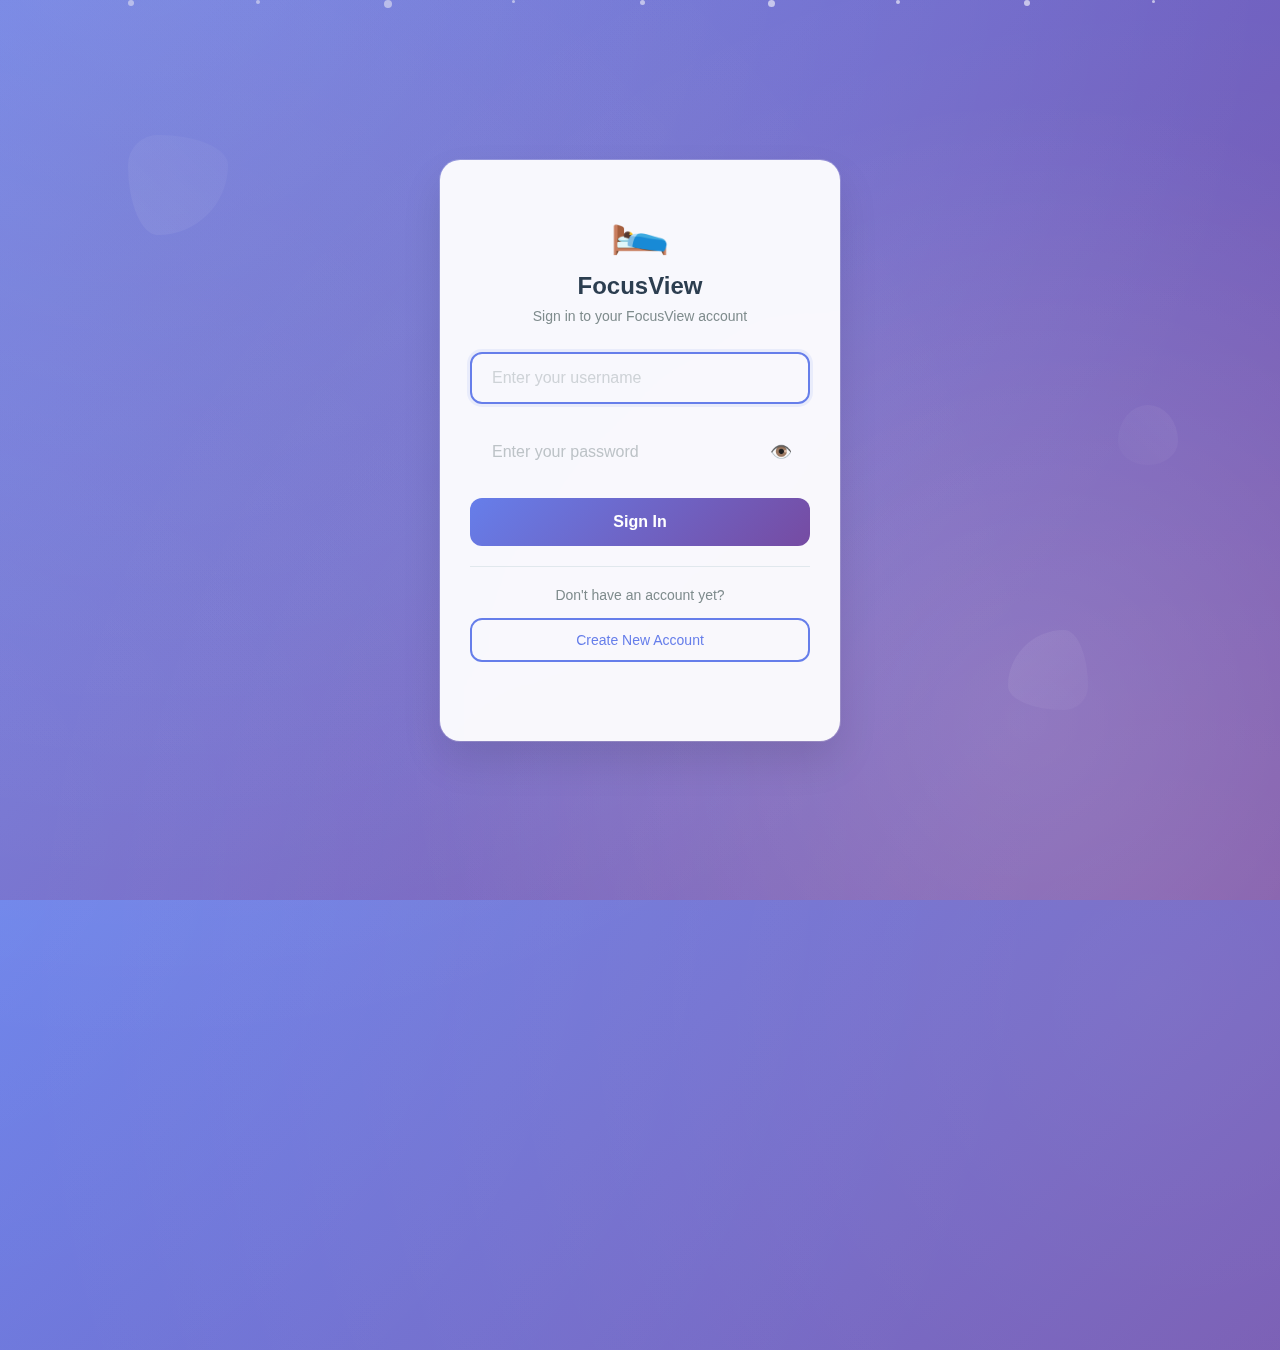
<file: index.html>
<!DOCTYPE html>
<html lang="en">
<head>
  <meta charset="UTF-8">
  <meta name="viewport" content="width=device-width, initial-scale=1.0">
  <title>Login - Sleep Cycle Monitor</title>
 <meta name="mobile-web-app-capable" content="yes">
<meta name="apple-mobile-web-app-capable" content="yes">
<meta name="apple-mobile-web-app-status-bar-style" content="black">
<meta name="apple-mobile-web-app-title" content="FocusView">
<link rel="manifest" href="manifest.json">
<link rel="icon" href="icons/icon.png" type="image/x-icon"> 
  <link rel="stylesheet" href="assets/index.css">
  <link rel="stylesheet" href="assets/mobile-compact.css">
  <style>
    @keyframes slideDown {
      from {
        transform: translateX(-50%) translateY(-100%);
        opacity: 0;
      }
      to {
        transform: translateX(-50%) translateY(0);
        opacity: 1;
      }
    }
  </style>
</head>
<body>
  <!-- Floating Particles -->
  <div class="particles">
    <div class="particle"></div>
    <div class="particle"></div>
    <div class="particle"></div>
    <div class="particle"></div>
    <div class="particle"></div>
    <div class="particle"></div>
    <div class="particle"></div>
    <div class="particle"></div>
    <div class="particle"></div>
  </div>
  
  <!-- Morphing Shapes -->
  <div class="shape shape-1"></div>
  <div class="shape shape-2"></div>
  <div class="shape shape-3"></div>

  <div class="login-container">
    <div class="login-header">
      <span class="login-icon">🛌</span>
      <h2>FocusView</h2>
      <p class="subtitle">Sign in to your FocusView account</p>
    </div>
    <form id="loginForm">
      <div class="form-group">
        <input type="text" id="username" placeholder="Enter your username" required>

      </div>
      <div class="form-group">
        <input type="password" id="password" placeholder="Enter your password" required>
        
        <span class="password-toggle-icon" id="togglePassword">👁️</span>
      </div>
      <button type="submit" class="login-btn" id="loginBtn">
        <span id="btnText">Sign In</span>
      </button>
    </form>
    <div class="register-section">
      <p class="register-text">Don't have an account yet?</p>
      <button type="button" class="register-btn" onclick="window.location.href='register.html'">
        Create New Account
      </button>
    </div>
    <div class="loading" id="loading">
      <div class="spinner"></div>
      <span>Signing you in...</span>
    </div>
    <div class="success-check" id="successCheck">✓</div>
    <div class="error" id="error-message"></div>
  </div>
  <script>
    const loginForm = document.getElementById('loginForm');
    const loginBtn = document.getElementById('loginBtn');
    const btnText = document.getElementById('btnText');
    const loading = document.getElementById('loading');
    const errorMessage = document.getElementById('error-message');
    const successCheck = document.getElementById('successCheck');
    const passwordInput = document.getElementById('password');
    const togglePassword = document.getElementById('togglePassword');
    
    // Add input animation effects
    const inputs = document.querySelectorAll('input');
    inputs.forEach(input => {
      input.addEventListener('focus', function() {
        this.parentNode.classList.add('focused');
      });
      input.addEventListener('blur', function() {
        if (!this.value) {
          this.parentNode.classList.remove('focused');
        }
      });
      if (input.value) {
        input.parentNode.classList.add('focused');
      }
    });
    
    // Show/Hide Password Functionality
    togglePassword.addEventListener('click', function() {
      const type = passwordInput.getAttribute('type') === 'password' ? 'text' : 'password';
      passwordInput.setAttribute('type', type);
      this.textContent = type === 'password' ? '👁️' : '👁️';
    });
    
    // Form submission
    loginForm.addEventListener('submit', async function(e) {
      e.preventDefault();
      const username = document.getElementById('username').value.trim();
      const password = document.getElementById('password').value.trim();
      
      if (!username || !password) {
        showError('Please fill in all fields');
        return;
      }
      
      setLoadingState(true);
      hideError();
      
      try {
        const formData = new FormData();
        formData.append('username', username);
        formData.append('password', password);
        
        const response = await fetch('login.php', {
          method: 'POST',
          body: formData
        });
        
        const result = await response.text();
        
        if (result.trim() === 'success') {
          showSuccess();
          setTimeout(() => {
            window.location.href = 'monitor.html';
          }, 1500);
        } else {
          throw new Error('Invalid credentials');
        }
      } catch (error) {
        console.error('Login error:', error);
        setLoadingState(false);
        showError('Username or password is incorrect. Please try again.');
        loginForm.style.animation = 'shake 0.5s ease-in-out';
        setTimeout(() => {
          loginForm.style.animation = '';
        }, 500);
      }
    });
    
    function setLoadingState(isLoading) {
      if (isLoading) {
        loginBtn.disabled = true;
        btnText.textContent = 'Signing In...';
        loading.style.display = 'block';
      } else {
        loginBtn.disabled = false;
        btnText.textContent = 'Sign In';
        loading.style.display = 'none';
      }
    }
    
    function showError(message) {
      errorMessage.textContent = message;
      errorMessage.classList.add('show');
      setTimeout(() => {
        hideError();
      }, 5000);
    }
    
    function hideError() {
      errorMessage.classList.remove('show');
    }
    
    function showSuccess() {
      setLoadingState(false);
      successCheck.style.display = 'block';
      btnText.textContent = 'Success!';
      loginBtn.style.background = 'linear-gradient(135deg, #27ae60, #2ecc71)';
    }
    
    window.addEventListener('load', () => {
      document.getElementById('username').focus();
    });
    
    document.getElementById('password').addEventListener('keypress', function(e) {
      if (e.key === 'Enter') {
        loginForm.dispatchEvent(new Event('submit'));
      }
    });
    
    inputs.forEach(input => {
      input.addEventListener('input', function() {
        if (this.value.trim()) {
          this.style.borderColor = '#27ae60';
        } else {
          this.style.borderColor = 'transparent';
        }
      });
    });


    let deferredPrompt;

window.addEventListener('beforeinstallprompt', (e) => {
    e.preventDefault();
    deferredPrompt = e;
    
    // Show install button
    const installDiv = document.createElement('div');
    installDiv.innerHTML = `
        <div id="install-prompt" style="position: fixed; top: 20px; left: 50%; transform: translateX(-50%); 
            background: #2196F3; color: white; padding: 15px; border-radius: 10px; box-shadow: 0 4px 15px rgba(0,0,0,0.3);
            z-index: 9999; animation: slideDown 0.3s ease-out;">
            <p style="margin: 0 0 10px 0; font-size: 14px; font-weight: 500;">📱 Install FocusView App?</p>
            <div style="display: flex; gap: 8px; justify-content: center;">
                <button onclick="installPWA()" style="background: white; color: #2196F3; border: none; padding: 8px 16px; border-radius: 6px; font-weight: 500; cursor: pointer;">
                    Install Now
                </button>
                <button onclick="dismissInstall()" style="background: transparent; color: white; border: 1px solid white; padding: 8px 16px; border-radius: 6px; font-weight: 500; cursor: pointer;">
                    Later
                </button>
            </div>
        </div>
    `;
    document.body.appendChild(installDiv);
});

async function installPWA() {
    if (deferredPrompt) {
        deferredPrompt.prompt();
        const result = await deferredPrompt.userChoice;
        if (result.outcome === 'accepted') {
            console.log('App installed');
        }
        deferredPrompt = null;
        document.getElementById('install-prompt')?.remove();
    }
}

function dismissInstall() {
    document.getElementById('install-prompt')?.remove();
    deferredPrompt = null;
}

// Check if already installed
window.addEventListener('appinstalled', () => {
    document.getElementById('install-prompt')?.remove();
});
  </script>
  <script src="pwa-install.js"></script>
</body>
</html>
</file>
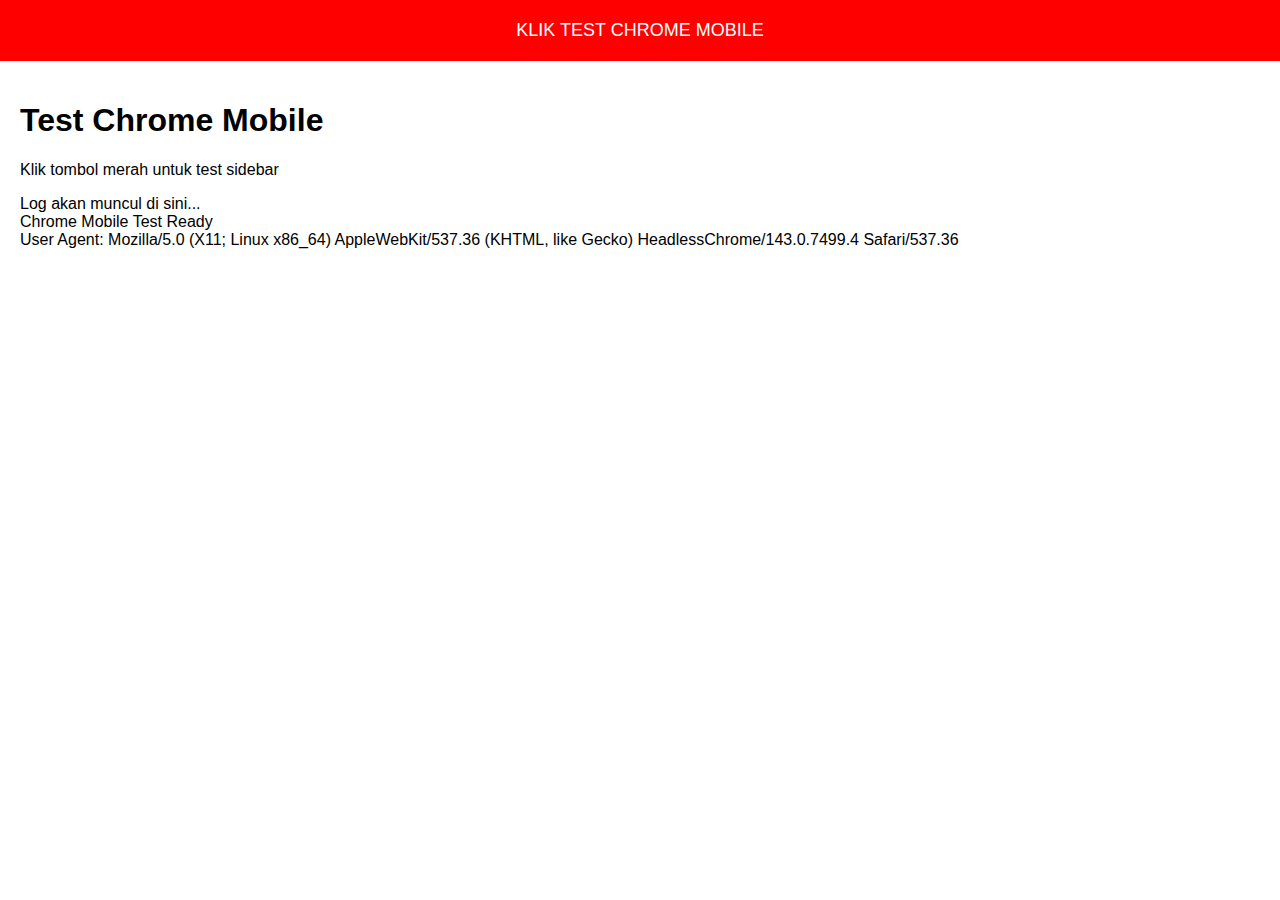
<file: chrome-mobile-test.html>
<!DOCTYPE html>
<html>
<head>
    <meta charset="UTF-8">
    <meta name="viewport" content="width=device-width, initial-scale=1.0">
    <title>Chrome Mobile Test</title>
    <style>
        body { margin: 0; font-family: Arial; }
        .test-btn { 
            padding: 20px; 
            font-size: 18px; 
            background: red; 
            color: white; 
            border: none; 
            width: 100%;
            cursor: pointer;
        }
        .sidebar {
            position: fixed;
            top: 0;
            left: 0;
            width: 300px;
            height: 100vh;
            background: blue;
            color: white;
            padding: 20px;
            display: none;
            z-index: 9999;
        }
        .sidebar.show { display: block; }
        .overlay {
            position: fixed;
            top: 0;
            left: 0;
            width: 100%;
            height: 100%;
            background: rgba(0,0,0,0.5);
            z-index: 9998;
            display: none;
        }
        .overlay.show { display: block; }
    </style>
</head>
<body>
    <button class="test-btn" onclick="testClick()">KLIK TEST CHROME MOBILE</button>
    
    <div class="overlay" id="overlay" onclick="closeSidebar()"></div>
    <div class="sidebar" id="sidebar">
        <h2>SIDEBAR CHROME TEST</h2>
        <p>Jika ini muncul, berarti berhasil!</p>
        <button onclick="closeSidebar()" style="padding:10px;">TUTUP</button>
    </div>
    
    <div style="padding: 20px;">
        <h1>Test Chrome Mobile</h1>
        <p>Klik tombol merah untuk test sidebar</p>
        <p id="log">Log akan muncul di sini...</p>
    </div>
    
    <script>
        let isOpen = false;
        
        function log(msg) {
            document.getElementById('log').innerHTML += '<br>' + msg;
            console.log(msg);
        }
        
        function testClick() {
            log('Button diklik!');
            
            if (isOpen) {
                closeSidebar();
            } else {
                openSidebar();
            }
        }
        
        function openSidebar() {
            log('Membuka sidebar...');
            document.getElementById('sidebar').className = 'sidebar show';
            document.getElementById('overlay').className = 'overlay show';
            isOpen = true;
            log('Sidebar terbuka!');
        }
        
        function closeSidebar() {
            log('Menutup sidebar...');
            document.getElementById('sidebar').className = 'sidebar';
            document.getElementById('overlay').className = 'overlay';
            isOpen = false;
            log('Sidebar tertutup!');
        }
        
        log('Chrome Mobile Test Ready');
        log('User Agent: ' + navigator.userAgent);
    </script>
</body>
</html>
</file>
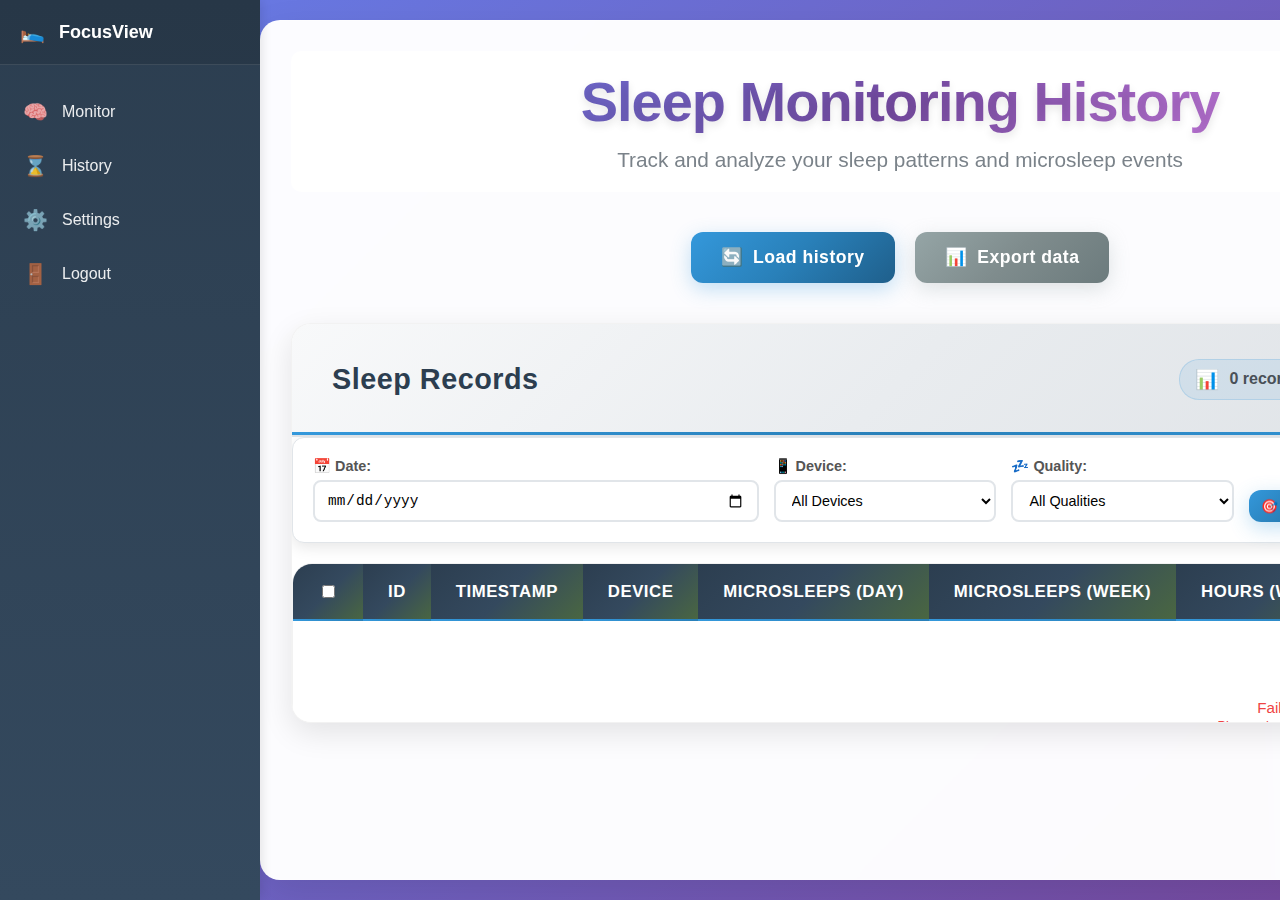
<file: history.html>
<!DOCTYPE html>
<html lang="en">
<head>
<meta charset="UTF-8" />
<meta name="viewport" content="width=device-width, initial-scale=1.0" />
<title>FocusView Sleep Monitor</title>
<link rel="stylesheet" href="assets/history.css">
<link rel="stylesheet" href="assets/mobile-compact.css">

</head>
<body>

<!-- Mobile header -->
<div class="mobile-header">
  <h1><span>🛌</span> FocusView</h1>
  <button class="mobile-toggle" id="mobileToggle">☰</button>
</div>

<!-- Overlay for mobile -->
<div class="sidebar-overlay" id="sidebarOverlay"></div>

<!-- Sidebar -->
<div class="sidebar" id="sidebar">
  <div class="sidebar-header">
    <h2><span class="icon">🛌</span><span class="text">FocusView</span></h2>
    
  </div>
  <nav class="sidebar-nav">
    <a href="monitor.html"><span class="icon">🧠</span><span class="text">Monitor</span></a>
    <a href="history.html"><span class="icon">⌛</span><span class="text">History</span></a>
    <a href="settings.html"><span class="icon">⚙️</span><span class="text">Settings</span></a>
    <a href="index.html"><span class="icon">🚪</span><span class="text">Logout</span></a>
  </nav>
</div>
<br>
<br>
<br>
<!-- Main Content -->
<div class="main-content" id="mainContent">
    <div class="content-header">
        <h1 class="content-title">Sleep Monitoring History</h1>
        <p class="content-subtitle">Track and analyze your sleep patterns and microsleep events</p>
    </div>

    <div class="controls">
        <button class="btn btn-primary" onclick="loadHistory()">
            <span>🔄</span>
            Load history
        </button>
        <button class="btn btn-secondary" onclick="exportData()">
            <span>📊</span>
            Export data
        </button>
        <button class="btn btn-danger" id="deleteSelectedBtn">
    <span>🗑️</span>
    Hapus Terpilih
</button>
    </div>

    <div class="table-container">
        <div class="table-header">
            <h2 class="table-title">Sleep Records</h2>
            <div class="table-stats">
                <div class="stat-item">
                    <span>📊</span>
                    <span id="totalRecords">0 records</span>
                </div>
                <div class="stat-item">
                    <span>🕐</span>
                    <span id="lastUpdate">Never</span>
                </div>
            </div>
        </div>

        <!-- Search and Filter Controls -->
        <div class="search-controls">
            <div class="search-row">
        
                <div class="filter-field">
                    <label for="dateFilter">📅 Date:</label>
                    <input type="date" id="dateFilter" />
                </div>
                <div class="filter-field">
                    <label for="deviceFilter">📱 Device:</label>
                    <select id="deviceFilter">
                        <option value="">All Devices</option>
                    </select>
                </div>
                <div class="filter-field">
                    <label for="qualityFilter">💤 Quality:</label>
                    <select id="qualityFilter">
                        <option value="">All Qualities</option>
                        <option value="poor">Poor</option>
                        <option value="average">Average</option>
                        <option value="good">Good</option>
                        <option value="excellent">Excellent</option>
                    </select>
                </div>
                <div class="search-actions">
                    <button class="btn btn-sm btn-primary" onclick="applyFilters()" id="filterBtn">
                        <span>🎯</span>
                        <span class="btn-text">Filter</span>
                    </button>
                    <button class="btn btn-sm btn-secondary" onclick="clearFilters()" id="clearBtn">
                        <span>🔄</span>
                        <span class="btn-text">Clear</span>
                    </button>
                </div>
            </div>
        </div>

        <div class="table-wrapper">
           <table id="historyTable">
  <thead>
  <tr>
    <th><input type="checkbox" id="selectAll" /></th>
    <th>ID</th>
    <th>Timestamp</th>
    <th>Device</th>

    <!-- metrik harian -->
    <th>Microsleeps (Day)</th>

    <!-- metrik mingguan -->
    <th>Microsleeps (Week)</th>
    <th>Hours (Week)</th>
    <th>Rate (Week %)</th>

    <!-- metrik bulanan -->
    <th>Microsleeps (Month)</th>
    <th>Hours (Month)</th>
    <th>Rate (Month %)</th>

    <!-- ringkasan -->
    <th>Sleep Quality</th>
  </tr>
</thead>
  <tbody>
    <tr>
      <td colspan="12" class="empty-state">
        <div>No data available</div>
        <small>Click "Load History" to fetch your sleep records</small>
      </td>
    </tr>
  </tbody>
</table>
        </div>
    </div>
</div>

<!-- Delete Confirmation Modal -->
<div id="deleteModal" class="modal">
  <div class="modal-content">
    <div class="modal-header">
      <h3><span>⚠️</span> Delete Sleep History</h3>
    </div>
    <div class="modal-body">
      <p>Are you sure you want to delete all sleep history records?</p>
      <p><strong>This action cannot be undone!</strong></p>
    </div>
    <div class="modal-footer">
      <button class="modal-btn modal-btn-cancel" onclick="hideDeleteModal()">Cancel</button>
      <button class="modal-btn modal-btn-confirm" onclick="deleteHistory()">Delete All</button>
    </div>
  </div>
</div>

<script>
// Sidebar functionality
const sidebar = document.getElementById('sidebar');
const toggleBtn = document.getElementById('toggleBtn');
const mobileToggle = document.getElementById('mobileToggle');
const overlay = document.getElementById('sidebarOverlay');
const mainContent = document.getElementById('mainContent');

// Mobile toggle
if (mobileToggle) {
    mobileToggle.addEventListener('click', () => {
        sidebar.classList.toggle('open');
        overlay.classList.toggle('active');
    });
}

// Close sidebar when clicking overlay
if (overlay) {
    overlay.addEventListener('click', () => {
        sidebar.classList.remove('open');
        overlay.classList.remove('active');
    });
}

// Handle window resize
window.addEventListener('resize', () => {
    if (window.innerWidth > 768) {
        sidebar.classList.remove('open');
        overlay.classList.remove('active');
    }
});

// Load sleep history data
function loadHistory() {
    const tbody = document.querySelector('#historyTable tbody');
    const totalRecords = document.getElementById('totalRecords');
    const lastUpdate = document.getElementById('lastUpdate');
    
    if (!tbody) {
        console.error('Table body not found');
        return;
    }
    
    // Show loading
    tbody.innerHTML = '<tr><td colspan="12" class="loading">Loading sleep data...</td></tr>';
    
    fetch('get_sleep_data.php')
        .then(res => {
            if (!res.ok) throw new Error(`HTTP error! status: ${res.status}`);
            return res.json();
        })
        .then(data => {
            if (!Array.isArray(data) || data.length === 0) {
                tbody.innerHTML = `
                    <tr>
                        <td colspan="12" class="empty-state">
                            <div>No sleep records found</div>
                            <small>Start monitoring to see your data here</small>
                        </td>
                    </tr>
                `;
                if (totalRecords) totalRecords.textContent = '0 records';
                if (lastUpdate) lastUpdate.textContent = 'Never';
                return;
            }
            
            // Store data for filtering
            allSleepData = data;
            filteredData = data;
            
            // Update device filter options
            updateDeviceFilterOptions(data);
            
            tbody.innerHTML = '';
            data.forEach(row => {
                const tr = document.createElement('tr');
               tr.innerHTML = `
       <td><input type="checkbox" class="rowCheckbox" data-id="${row.id}"></td>
       <td><strong>#${row.id}</strong></td>
       <td>${formatTimestamp(row.timestamp)}</td>
       <td>${row.device_name ?? '-'}</td>

       <td>${row.daily_microsleeps}</td>

       <td>${row.weekly_microsleeps}</td>
       <td>${fmt(row.weekly_hours)}</td>
       <td>${fmt(row.weekly_rate)}%</td>

       <td>${row.monthly_microsleeps}</td>
       <td>${fmt(row.monthly_hours)}</td>
       <td>${fmt(row.monthly_rate)}%</td>

       
       <td>${row.sleep_quality}</td>
    `;  
                tbody.appendChild(tr);
            });
            
            // Re-attach event listeners untuk checkbox yang baru dibuat
            attachCheckboxListeners();
            
            if (totalRecords) totalRecords.textContent = `${data.length} records`;
            if (lastUpdate) lastUpdate.textContent = new Date().toLocaleString();
        })
        .catch(error => {
            console.error('Error loading data:', error);
            showError();
        });
}

// helper supaya tidak NaN
function fmt(val, digit = 2){
  const n = parseFloat(val);
  return isNaN(n) ? '0.00' : n.toFixed(digit);
}

function loadSleepData(){
  fetch('get_sleep_data.php')
    .then(res => {
       if(!res.ok) throw new Error('HTTP '+res.status);
       return res.json();
    })
    .then(renderTable)
    .catch(err => {
       console.error(err);
       alert('Failed to load sleep data\nPlease check your connection and try again');
    });
}

// Attach event listeners untuk checkbox
function attachCheckboxListeners() {
    // Event listener untuk individual checkboxes
    const rowCheckboxes = document.querySelectorAll('.rowCheckbox');
    rowCheckboxes.forEach(checkbox => {
        checkbox.addEventListener('change', updateSelectAllState);
    });
    
    // Update state select all checkbox
    updateSelectAllState();
}

// Update state dari select all checkbox
function updateSelectAllState() {
    const selectAllCheckbox = document.getElementById('selectAll');
    const rowCheckboxes = document.querySelectorAll('.rowCheckbox');
    const checkedBoxes = document.querySelectorAll('.rowCheckbox:checked');
    
    if (!selectAllCheckbox) return;
    
    if (rowCheckboxes.length === 0) {
        selectAllCheckbox.checked = false;
        selectAllCheckbox.indeterminate = false;
    } else if (checkedBoxes.length === rowCheckboxes.length) {
        selectAllCheckbox.checked = true;
        selectAllCheckbox.indeterminate = false;
    } else if (checkedBoxes.length > 0) {
        selectAllCheckbox.checked = false;
        selectAllCheckbox.indeterminate = true;
    } else {
        selectAllCheckbox.checked = false;
        selectAllCheckbox.indeterminate = false;
    }
    
    // Update visibility tombol delete
    updateDeleteButtonVisibility();
}

// Update visibility tombol delete selected
function updateDeleteButtonVisibility() {
    const deleteBtn = document.getElementById('deleteSelectedBtn');
    const checkedBoxes = document.querySelectorAll('.rowCheckbox:checked');
    
    if (deleteBtn) {
        if (checkedBoxes.length > 0) {
            deleteBtn.style.display = 'inline-block';
            deleteBtn.textContent = `Hapus Terpilih (${checkedBoxes.length})`;
        } else {
            deleteBtn.style.display = 'none';
        }
    }
}

// Helper function to format timestamp
function formatTimestamp(timestamp) {
    // Handle MySQL datetime format "YYYY-MM-DD HH:MM:SS" as local time
    if (typeof timestamp === 'string' && timestamp.includes('-') && timestamp.includes(':')) {
        // Parse as local time by adding timezone offset
        const localTimestamp = timestamp.replace(' ', 'T');
        const date = new Date(localTimestamp);
        
        if (isNaN(date.getTime())) {
            return timestamp;
        }
        
        // Format with Indonesian locale and WITA timezone
        return date.toLocaleString('id-ID', {
            timeZone: 'Asia/Makassar',
            year: 'numeric',
            month: '2-digit', 
            day: '2-digit',
            hour: '2-digit',
            minute: '2-digit',
            second: '2-digit',
            hour12: false
        });
    }
    
    // Fallback for other timestamp formats
    const date = new Date(timestamp);
    if (isNaN(date.getTime())) {
        return timestamp;
    }
    return date.toLocaleString('id-ID', { timeZone: 'Asia/Makassar' });
}

// Show error message
function showError() {
    const tbody = document.querySelector('#historyTable tbody');
    if (tbody) {
        tbody.innerHTML = `
            <tr>
                <td colspan="12" style="text-align: center; padding: 40px; color: #ef4444;">
                    <div style="font-size: 24px; margin-bottom: 10px;">⚠️</div>
                    <div>Failed to load sleep data</div>
                    <small>Please check your connection and try again</small>
                </td>
            </tr>
        `;
    }
}

// Export data to CSV
function exportData() {
    const table = document.getElementById('historyTable');
    if (!table) {
        alert('Table not found');
        return;
    }
    
    const rows = Array.from(table.querySelectorAll('tr'));
    
    // Header
    const headerCells = Array.from(rows[0].querySelectorAll('th')).map(th => th.innerText.trim());
    
    // Data rows
    const dataRows = rows.slice(1).map(row => {
        const cells = Array.from(row.querySelectorAll('td'));
        return cells.map(td => td.innerText.trim());
    });
    
    // Create CSV string
    let csvContent = '';
    csvContent += headerCells.join(',') + '\n';
    dataRows.forEach(rowArray => {
        const escapedRow = rowArray.map(cell => `"${cell.replace(/"/g, '""')}"`);
        csvContent += escapedRow.join(',') + '\n';
    });
    
    // Download CSV
    const blob = new Blob([csvContent], { type: 'text/csv;charset=utf-8;' });
    const url = URL.createObjectURL(blob);
    const a = document.createElement('a');
    a.href = url;
    a.download = `sleep_data_${new Date().toISOString().split('T')[0]}.csv`;
    document.body.appendChild(a);
    a.click();
    document.body.removeChild(a);
    URL.revokeObjectURL(url);
}

// Modal functions
function showDeleteModal() {
    const deleteModal = document.getElementById('deleteModal');
    if (deleteModal) {
        deleteModal.classList.add('show');
    }
}

function hideDeleteModal() {
    const deleteModal = document.getElementById('deleteModal');
    if (deleteModal) {
        deleteModal.classList.remove('show');
    }
}

// Delete all history
function deleteHistory() {
    const confirmDelete = confirm('Apakah Anda yakin ingin menghapus semua data?');
    if (!confirmDelete) return;
    
    // Show loading
    const confirmBtn = document.querySelector('#deleteModal .confirm');
    if (confirmBtn) {
        confirmBtn.textContent = 'Menghapus...';
        confirmBtn.disabled = true;
    }
    
    // Try FormData method first
    const formData = new FormData();
    formData.append('action', 'delete_all');
    
    fetch('delete_sleep_data.php', {
        method: 'POST',
        body: formData
    })
    .then(res => {
        console.log('Delete all response status:', res.status);
        return res.text();
    })
    .then(text => {
        console.log('Delete all response:', text);
        
        let data;
        try {
            data = JSON.parse(text);
        } catch (e) {
            // If not JSON, check if response indicates success
            if (text.toLowerCase().includes('success') || text.toLowerCase().includes('berhasil')) {
                data = { success: true };
            } else {
                throw new Error('Server error: ' + text);
            }
        }
        
        if (data.success || data.status === 'success') {
            loadHistory();
            hideDeleteModal();
            alert('Semua data berhasil dihapus');
        } else {
            throw new Error(data.message || data.error || 'Unknown error');
        }
    })
    .catch(error => {
        console.error('Error deleting all data:', error);
        alert('Gagal menghapus semua data. Error: ' + error.message);
        hideDeleteModal();
    })
    .finally(() => {
        // Reset button
        if (confirmBtn) {
            confirmBtn.textContent = 'Ya, Hapus';
            confirmBtn.disabled = false;
        }
    });
}

// Enhanced alert functions
function showAlert(message, type = 'info', duration = 3000) {
    // Remove existing alerts
    const existingAlert = document.querySelector('.custom-alert');
    if (existingAlert) {
        existingAlert.remove();
    }
    
    // Create alert element
    const alertDiv = document.createElement('div');
    alertDiv.className = `custom-alert alert-${type}`;
    
    // Alert styles
    const styles = {
        position: 'fixed',
        top: '20px',
        right: '20px',
        padding: '15px 20px',
        borderRadius: '8px',
        boxShadow: '0 4px 12px rgba(0,0,0,0.15)',
        zIndex: '10000',
        fontFamily: 'Arial, sans-serif',
        fontSize: '14px',
        fontWeight: '500',
        minWidth: '300px',
        maxWidth: '400px',
        transform: 'translateX(100%)',
        transition: 'all 0.3s ease',
        display: 'flex',
        alignItems: 'center',
        gap: '10px'
    };
    
    // Type-specific styles and icons
    const typeConfig = {
        success: {
            backgroundColor: '#d4edda',
            color: '#155724',
            borderLeft: '4px solid #28a745',
            icon: '✓'
        },
        error: {
            backgroundColor: '#f8d7da',
            color: '#721c24',
            borderLeft: '4px solid #dc3545',
            icon: '✕'
        },
        warning: {
            backgroundColor: '#fff3cd',
            color: '#856404',
            borderLeft: '4px solid #ffc107',
            icon: '⚠'
        },
        info: {
            backgroundColor: '#d1ecf1',
            color: '#0c5460',
            borderLeft: '4px solid #17a2b8',
            icon: 'ℹ'
        }
    };
    
    const config = typeConfig[type] || typeConfig.info;
    
    // Apply styles
    Object.assign(alertDiv.style, styles, config);
    
    // Add content
    alertDiv.innerHTML = `
        <span style="font-size: 16px; font-weight: bold;">${config.icon}</span>
        <span>${message}</span>
        <button onclick="this.parentElement.remove()" style="
            background: none;
            border: none;
            color: inherit;
            font-size: 18px;
            cursor: pointer;
            margin-left: auto;
            padding: 0;
            opacity: 0.7;
        ">×</button>
    `;
    
    document.body.appendChild(alertDiv);
    
    // Animate in
    setTimeout(() => {
        alertDiv.style.transform = 'translateX(0)';
    }, 10);
    
    // Auto remove
    if (duration > 0) {
        setTimeout(() => {
            if (alertDiv.parentElement) {
                alertDiv.style.transform = 'translateX(100%)';
                setTimeout(() => {
                    if (alertDiv.parentElement) {
                        alertDiv.remove();
                    }
                }, 300);
            }
        }, duration);
    }
}

function showConfirmDialog(message, onConfirm, onCancel = null) {
    // Remove existing dialogs
    const existingDialog = document.querySelector('.custom-confirm-dialog');
    if (existingDialog) {
        existingDialog.remove();
    }
    
    // Create overlay
    const overlay = document.createElement('div');
    overlay.className = 'custom-confirm-dialog';
    overlay.style.cssText = `
        position: fixed;
        top: 0;
        left: 0;
        right: 0;
        bottom: 0;
        background: rgba(0,0,0,0.5);
        display: flex;
        align-items: center;
        justify-content: center;
        z-index: 10001;
        opacity: 0;
        transition: opacity 0.3s ease;
    `;
    
    // Create dialog
    const dialog = document.createElement('div');
    dialog.style.cssText = `
        background: white;
        padding: 24px;
        border-radius: 12px;
        box-shadow: 0 8px 32px rgba(0,0,0,0.2);
        max-width: 400px;
        width: 90%;
        font-family: Arial, sans-serif;
        transform: scale(0.8);
        transition: transform 0.3s ease;
    `;
    
    dialog.innerHTML = `
        <div style="display: flex; align-items: center; gap: 12px; margin-bottom: 16px;">
            <div style="
                width: 24px;
                height: 24px;
                background: #ff6b6b;
                border-radius: 50%;
                display: flex;
                align-items: center;
                justify-content: center;
                color: white;
                font-weight: bold;
                font-size: 14px;
            ">!</div>
            <h3 style="margin: 0; color: #333; font-size: 18px;">Konfirmasi Hapus</h3>
        </div>
        <p style="margin: 0 0 20px 0; color: #666; line-height: 1.5;">${message}</p>
        <div style="display: flex; gap: 12px; justify-content: flex-end;">
            <button id="cancelBtn" style="
                padding: 10px 20px;
                border: 1px solid #ddd;
                background: white;
                color: #666;
                border-radius: 6px;
                cursor: pointer;
                font-size: 14px;
                transition: all 0.2s ease;
            ">Batal</button>
            <button id="confirmBtn" style="
                padding: 10px 20px;
                border: none;
                background: #dc3545;
                color: white;
                border-radius: 6px;
                cursor: pointer;
                font-size: 14px;
                transition: all 0.2s ease;
            ">Hapus</button>
        </div>
    `;
    
    overlay.appendChild(dialog);
    document.body.appendChild(overlay);
    
    // Animate in
    setTimeout(() => {
        overlay.style.opacity = '1';
        dialog.style.transform = 'scale(1)';
    }, 10);
    
    // Add hover effects
    const cancelBtn = dialog.querySelector('#cancelBtn');
    const confirmBtn = dialog.querySelector('#confirmBtn');
    
    cancelBtn.addEventListener('mouseenter', () => {
        cancelBtn.style.backgroundColor = '#f8f9fa';
        cancelBtn.style.borderColor = '#adb5bd';
    });
    cancelBtn.addEventListener('mouseleave', () => {
        cancelBtn.style.backgroundColor = 'white';
        cancelBtn.style.borderColor = '#ddd';
    });
    
    confirmBtn.addEventListener('mouseenter', () => {
        confirmBtn.style.backgroundColor = '#c82333';
    });
    confirmBtn.addEventListener('mouseleave', () => {
        confirmBtn.style.backgroundColor = '#dc3545';
    });
    
    // Handle events
    const closeDialog = () => {
        overlay.style.opacity = '0';
        dialog.style.transform = 'scale(0.8)';
        setTimeout(() => {
            if (overlay.parentElement) {
                overlay.remove();
            }
        }, 300);
    };
    
    cancelBtn.addEventListener('click', () => {
        closeDialog();
        if (onCancel) onCancel();
    });
    
    confirmBtn.addEventListener('click', () => {
        closeDialog();
        onConfirm();
    });
    
    // Close on overlay click
    overlay.addEventListener('click', (e) => {
        if (e.target === overlay) {
            closeDialog();
            if (onCancel) onCancel();
        }
    });
    
    // Close on Escape key
    const handleEscape = (e) => {
        if (e.key === 'Escape') {
            closeDialog();
            if (onCancel) onCancel();
            document.removeEventListener('keydown', handleEscape);
        }
    };
    document.addEventListener('keydown', handleEscape);
}

// Delete selected records - ENHANCED VERSION
function deleteSelectedRecords() {
    const checkedBoxes = document.querySelectorAll('.rowCheckbox:checked');
    
    if (checkedBoxes.length === 0) {
        showAlert('Silakan pilih setidaknya satu record untuk dihapus.', 'warning');
        return;
    }
    
    const message = `Apakah Anda yakin ingin menghapus <strong>${checkedBoxes.length}</strong> record yang dipilih?<br><br><small style="color: #999;">Tindakan ini tidak dapat dibatalkan.</small>`;
    
    showConfirmDialog(message, () => {
        // Ambil ID dari checkbox yang dipilih
        const idsToDelete = Array.from(checkedBoxes).map(cb => parseInt(cb.dataset.id));
        console.log('IDs to delete:', idsToDelete); // Debug log
        
        // Show loading state
        const deleteBtn = document.getElementById('deleteSelectedBtn');
        const originalText = deleteBtn.textContent;
        deleteBtn.innerHTML = `
            <span style="display: inline-flex; align-items: center; gap: 8px;">
                <div style="
                    width: 16px;
                    height: 16px;
                    border: 2px solid #fff;
                    border-top: 2px solid transparent;
                    border-radius: 50%;
                    animation: spin 1s linear infinite;
                "></div>
                Menghapus...
            </span>
        `;
        deleteBtn.disabled = true;
        
        // Add spinner animation
        if (!document.querySelector('#spinner-style')) {
            const style = document.createElement('style');
            style.id = 'spinner-style';
            style.textContent = `
                @keyframes spin {
                    0% { transform: rotate(0deg); }
                    100% { transform: rotate(360deg); }
                }
            `;
            document.head.appendChild(style);
        }
        
        // Send request
        const formData = new FormData();
        formData.append('action', 'delete_selected');
        formData.append('ids', JSON.stringify(idsToDelete));
        
        fetch('delete_sleep_data.php', {
            method: 'POST',
            body: formData
        })
        .then(res => {
            console.log('Response status:', res.status);
            if (!res.ok) {
                throw new Error(`HTTP error! status: ${res.status}`);
            }
            return res.text();
        })
        .then(text => {
            console.log('Raw response:', text);
            
            let data;
            try {
                data = JSON.parse(text);
            } catch (e) {
                console.error('Failed to parse JSON:', e);
                throw new Error('Server returned invalid JSON: ' + text);
            }
            
            if (data.success) {
                // Reset select all checkbox
                const selectAllCheckbox = document.getElementById('selectAll');
                if (selectAllCheckbox) {
                    selectAllCheckbox.checked = false;
                    selectAllCheckbox.indeterminate = false;
                }
                
                // Reload data
                loadHistory();
                
                // Show success message
                const deletedCount = data.deleted || checkedBoxes.length;
                showAlert(
                    `${deletedCount} record berhasil dihapus`, 
                    'success', 
                    4000
                );
            } else {
                throw new Error(data.error || 'Gagal menghapus data');
            }
        })
        .catch(error => {
            console.error('Error deleting selected records:', error);
            showAlert(
                `Gagal menghapus data: ${error.message}`, 
                'error', 
                5000
            );
        })
        .finally(() => {
            // Reset button state
            deleteBtn.textContent = originalText;
            deleteBtn.disabled = false;
        });
    });
}
// Initialize when DOM is loaded
document.addEventListener('DOMContentLoaded', () => {
    // Load initial data
    loadHistory();
    
    // Setup select all checkbox
    const selectAllCheckbox = document.getElementById('selectAll');
    if (selectAllCheckbox) {
        selectAllCheckbox.addEventListener('change', () => {
            const rowCheckboxes = document.querySelectorAll('.rowCheckbox');
            rowCheckboxes.forEach(cb => {
                cb.checked = selectAllCheckbox.checked;
            });
            updateDeleteButtonVisibility();
        });
    }
    
    // Setup delete selected button
    const deleteSelectedBtn = document.getElementById('deleteSelectedBtn');
    if (deleteSelectedBtn) {
        deleteSelectedBtn.addEventListener('click', deleteSelectedRecords);
        deleteSelectedBtn.style.display = 'none'; // Hide initially
    }
    
    // Setup delete modal
    const deleteModal = document.getElementById('deleteModal');
    if (deleteModal) {
        deleteModal.addEventListener('click', (e) => {
            if (e.target === deleteModal) {
                hideDeleteModal();
            }
        });
    }
    
    // Setup modal close buttons
    const modalCloseBtn = document.querySelector('#deleteModal .close');
    if (modalCloseBtn) {
        modalCloseBtn.addEventListener('click', hideDeleteModal);
    }
    
    const modalCancelBtn = document.querySelector('#deleteModal .cancel');
    if (modalCancelBtn) {
        modalCancelBtn.addEventListener('click', hideDeleteModal);
    }
    
    const modalConfirmBtn = document.querySelector('#deleteModal .confirm');
    if (modalConfirmBtn) {
        modalConfirmBtn.addEventListener('click', deleteHistory);
    }
    
    // Setup search and filter functionality
    setupSearchAndFilter();
});

// Global functions untuk akses dari HTML
window.loadHistory = loadHistory;
window.exportData = exportData;
window.showDeleteModal = showDeleteModal;
window.hideDeleteModal = hideDeleteModal;
window.deleteHistory = deleteHistory;
window.applyFilters = applyFilters;
window.clearFilters = clearFilters;

// Global data store for filtering
let allSleepData = [];
let filteredData = [];

// Update device filter dropdown options
function updateDeviceFilterOptions(data) {
    const deviceFilter = document.getElementById('deviceFilter');
    if (!deviceFilter) return;
    
    // Get unique device names
    const devices = [...new Set(data.map(row => row.device_name).filter(name => name))];
    
    // Clear existing options except the first one
    deviceFilter.innerHTML = '<option value="">All Devices</option>';
    
    // Add device options
    devices.forEach(device => {
        const option = document.createElement('option');
        option.value = device;
        option.textContent = device;
        deviceFilter.appendChild(option);
    });
}

// Setup search and filter functionality
function setupSearchAndFilter() {
    const searchInput = document.getElementById('searchInput');
    const dateFilter = document.getElementById('dateFilter');
    const deviceFilter = document.getElementById('deviceFilter');
    const qualityFilter = document.getElementById('qualityFilter');
    
    // Real-time search as user types
    if (searchInput) {
        searchInput.addEventListener('input', debounce(applyFilters, 300));
    }
    
    // Auto-apply filters when changed
    [dateFilter, deviceFilter, qualityFilter].forEach(filter => {
        if (filter) {
            filter.addEventListener('change', applyFilters);
        }
    });
}

// Debounce function to limit search frequency
function debounce(func, wait) {
    let timeout;
    return function executedFunction(...args) {
        const later = () => {
            clearTimeout(timeout);
            func(...args);
        };
        clearTimeout(timeout);
        timeout = setTimeout(later, wait);
    };
}

// Apply all filters and search
function applyFilters() {
    console.log('Applying filters...');
    
    const searchTerm = document.getElementById('searchInput')?.value.toLowerCase() || '';
    const dateFilter = document.getElementById('dateFilter')?.value || '';
    const deviceFilter = document.getElementById('deviceFilter')?.value || '';
    const qualityFilter = document.getElementById('qualityFilter')?.value || '';
    
    console.log('Filter values:', { searchTerm, dateFilter, deviceFilter, qualityFilter });
    console.log('Total data items:', allSleepData.length);
    
    filteredData = allSleepData.filter(row => {
        // Search across all text fields
        const searchableText = [
            row.id?.toString(),
            formatTimestamp(row.timestamp),
            row.device_name || '',
            row.daily_microsleeps?.toString(),
            row.weekly_microsleeps?.toString(),
            row.monthly_microsleeps?.toString(),
            row.sleep_quality || ''
        ].join(' ').toLowerCase();
        
        const matchesSearch = !searchTerm || searchableText.includes(searchTerm);
        
        // Date filter
        let matchesDate = true;
        if (dateFilter) {
            // Extract date from timestamp string to avoid timezone conversion issues
            let rowDate;
            if (typeof row.timestamp === 'string' && row.timestamp.includes('T')) {
                // Extract YYYY-MM-DD from ISO string
                rowDate = row.timestamp.split('T')[0];
            } else {
                // Fallback to Date parsing
                const date = new Date(row.timestamp);
                const year = date.getFullYear();
                const month = String(date.getMonth() + 1).padStart(2, '0');
                const day = String(date.getDate()).padStart(2, '0');
                rowDate = `${year}-${month}-${day}`;
            }
            matchesDate = rowDate === dateFilter;
            
            // Debug logging for date filter
            if (dateFilter) {
                console.log(`Row ${row.id}: timestamp="${row.timestamp}", extracted date="${rowDate}", filter="${dateFilter}", matches=${matchesDate}`);
            }
        }
        
        // Device filter
        const matchesDevice = !deviceFilter || (row.device_name || '').toLowerCase().includes(deviceFilter.toLowerCase());
        
        // Quality filter
        const matchesQuality = !qualityFilter || (row.sleep_quality || '').toLowerCase() === qualityFilter.toLowerCase();
        
        return matchesSearch && matchesDate && matchesDevice && matchesQuality;
    });
    
    // Update table with filtered data
    renderFilteredTable(filteredData);
    
    // Update record count
    const totalRecords = document.getElementById('totalRecords');
    if (totalRecords) {
        const total = filteredData.length;
        const showing = allSleepData.length !== total ? ` (filtered from ${allSleepData.length})` : '';
        totalRecords.textContent = `${total} records${showing}`;
    }
}

// Clear all filters
function clearFilters() {
    console.log('Clearing filters...');
    
    const searchInput = document.getElementById('searchInput');
    const dateFilter = document.getElementById('dateFilter');
    const deviceFilter = document.getElementById('deviceFilter');
    const qualityFilter = document.getElementById('qualityFilter');
    
    if (searchInput) searchInput.value = '';
    if (dateFilter) dateFilter.value = '';
    if (deviceFilter) deviceFilter.value = '';
    if (qualityFilter) qualityFilter.value = '';
    
    // Reset to show all data
    filteredData = [...allSleepData];
    renderFilteredTable(filteredData);
    
    // Update record count
    const totalRecords = document.getElementById('totalRecords');
    if (totalRecords) {
        totalRecords.textContent = `${allSleepData.length} records`;
    }
    
    console.log('Filters cleared successfully');
}

// Populate device filter options
function populateDeviceFilter(data) {
    const deviceFilter = document.getElementById('deviceFilter');
    if (!deviceFilter) return;
    
    // Get unique devices
    const devices = [...new Set(data.map(row => row.device_name).filter(Boolean))];
    
    // Clear existing options (except "All Devices")
    deviceFilter.innerHTML = '<option value="">All Devices</option>';
    
    // Add device options
    devices.forEach(device => {
        const option = document.createElement('option');
        option.value = device;
        option.textContent = device;
        deviceFilter.appendChild(option);
    });
}

// Render filtered table
function renderFilteredTable(data) {
    const tbody = document.querySelector('#historyTable tbody');
    if (!tbody) return;
    
    if (data.length === 0) {
        tbody.innerHTML = '<tr><td colspan="12" class="empty-state">No records match your search criteria</td></tr>';
        return;
    }
    
    tbody.innerHTML = '';
    data.forEach(row => {
        const tr = document.createElement('tr');
        tr.innerHTML = `
            <td><input type="checkbox" class="rowCheckbox" data-id="${row.id}" /></td>
            <td>#${row.id}</td>
            <td>${formatTimestamp(row.timestamp)}</td>
            <td>${row.device_name ?? '-'}</td>
            <td>${row.daily_microsleeps}</td>
            <td>${row.weekly_microsleeps}</td>
            <td>${fmt(row.weekly_hours)}</td>
            <td>${fmt(row.weekly_rate)}%</td>
            <td>${row.monthly_microsleeps}</td>
            <td>${fmt(row.monthly_hours)}</td>
            <td>${fmt(row.monthly_rate)}%</td>
            <td>${row.sleep_quality}</td>
        `;
        tbody.appendChild(tr);
    });
    
    // Re-attach event listeners for checkboxes
    attachCheckboxListeners();
}

// Enhanced renderTable function with filtering support
function renderTable(data) {
    console.log('renderTable called with data:', data);
    console.log('Data length:', data ? data.length : 'undefined');
    
    // Store data globally for filtering
    allSleepData = [...data];
    filteredData = [...data];
    
    console.log('Global data stored - allSleepData:', allSleepData.length);
    
    // Populate device filter
    populateDeviceFilter(data);
    
    // Render table directly
    renderFilteredTable(data);
    
    // Update stats
    const totalRecords = document.getElementById('totalRecords');
    if (totalRecords) {
        totalRecords.textContent = `${data.length} records`;
    }
    
    const lastUpdate = document.getElementById('lastUpdate');
    if (lastUpdate) {
        lastUpdate.textContent = new Date().toLocaleString();
    }
}
</script>
    <script src="pwa-install.js"></script>
</body>
</html>
</file>
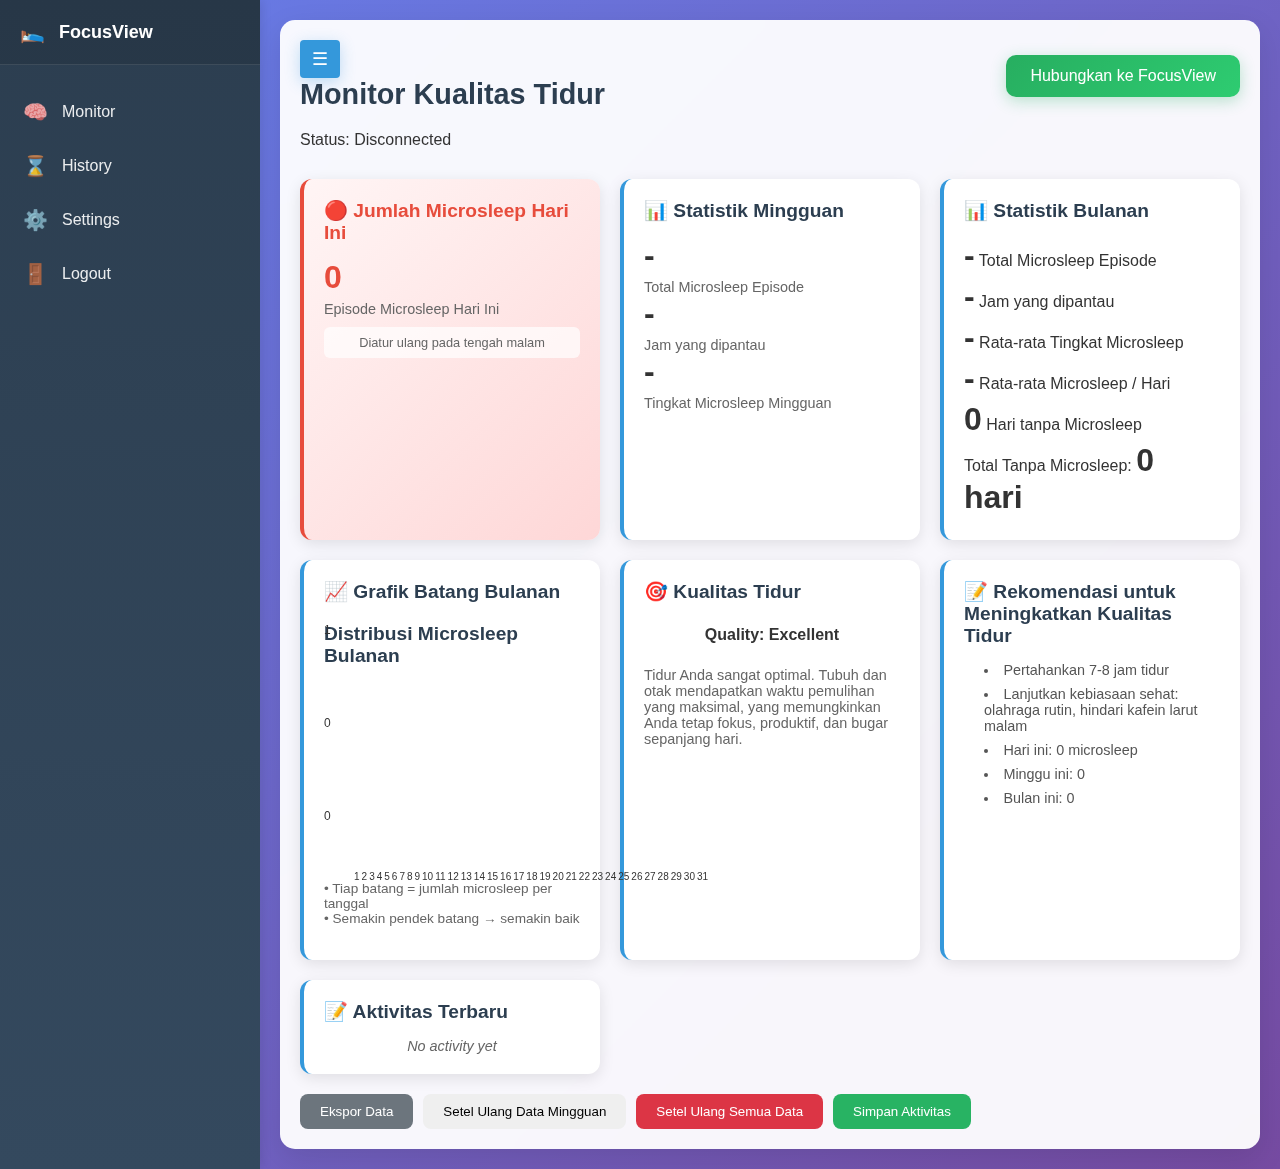
<file: monitor.html>
<!DOCTYPE html>
<html lang="en">
<head>
    <meta charset="UTF-8" />
    <title>FocusView Sleep Monitor</title>
    <meta name="viewport" content="width=device-width, initial-scale=1.0, user-scalable=no, viewport-fit=cover" />
    <link rel="stylesheet" href="assets/style.css" />
    <link rel="stylesheet" href="assets/mobile-compact.css">
    <!-- Add Chart.js library -->
    <script src="https://cdn.jsdelivr.net/npm/chart.js"></script>
    
    <style>
        /* Mobile sidebar fix - inline styles */
        @media (max-width: 768px) {
            .sidebar {
                position: fixed !important;
                top: 0 !important;
                left: -100% !important;
                width: 85vw !important;
                max-width: 300px !important;
                height: 100vh !important;
                z-index: 9999 !important;
                transition: left 0.3s ease !important;
                background: #2c3e50 !important;
            }
            
            .sidebar.mobile-open {
                left: 0 !important;
            }
            
            .sidebar-overlay {
                position: fixed !important;
                top: 0 !important;
                left: 0 !important;
                width: 100% !important;
                height: 100% !important;
                background: rgba(0,0,0,0.5) !important;
                z-index: 9998 !important;
                display: none !important;
            }
            
            .sidebar-overlay.active {
                display: block !important;
            }
            
            .main-content {
                margin-left: 0 !important;
                width: 100% !important;
            }
        }
    </style>

</head>
<body>
    <div class="sidebar-overlay" id="sidebarOverlay"></div>
    <div class="sidebar" id="sidebar">
        <div class="sidebar-header">
            <h2><span class="icon">🛌</span><span class="text">FocusView</span></h2>
        </div>
        <nav class="sidebar-nav">
            <a href="monitor.html"><span class="icon">🧠</span><span class="text">Monitor</span></a>
            <a href="history.html"><span class="icon">⌛</span><span class="text">History</span></a>
            <a href="settings.html"><span class="icon">⚙️</span><span class="text">Settings</span></a>
            <a href="index.html"><span class="icon">🚪</span><span class="text">Logout</span></a>
        </nav>
    </div>
    <div class="main-content">
        <div class="header-controls">
            <div>
                <button id="toggleSidebar" onclick="chromeMobileToggle()" style="font-size: 18px; padding: 8px 12px; background: #3498db; color: white; border: none; border-radius: 4px; cursor: pointer;">☰</button>
                <h1>Monitor Kualitas Tidur</h1>
            </div>
            <button id="connect">Hubungkan ke FocusView</button>
        </div>

        <div id="connectionStatus">Status: Disconnected</div>
        <div id="connectionDetails"></div>

        <div class="dashboard">
            <div class="card daily-counter">
                <h3>🔴 Jumlah Microsleep Hari Ini</h3>
                <div class="stat-number" id="dailyMicrosleepCount">0</div>
                <div class="stat-label">Episode Microsleep Hari Ini</div>
                <div class="time-remaining" id="dailyTimeRemaining">
                    Diatur ulang pada tengah malam
                </div>
            </div>

            <div class="card">
                <h3>📊 Statistik Mingguan</h3>
                <div class="stat-number" id="weeklyCount">0</div>
                <div class="stat-label">Total Microsleep Episode</div>
                <div class="stat-number" id="sleepHours">0.0</div>
                <div class="stat-label">Jam yang dipantau</div>
                <div class="stat-number" id="microsleepRate">0.00/hr</div>
                <div class="stat-label">Tingkat Microsleep Mingguan</div>
            </div>

            <div class="card" id="monthlyCard">
            <h3>📊 Statistik Bulanan</h3>
            <ul class="stats-list">
                <li><span class="stat-number"  id="monthlyCount">0</span> Total Microsleep Episode</li>
                <li><span class="stat-number"  id="monthlyHours">0.0</span> Jam yang dipantau</li>
                <li><span class="stat-number"  id="monthlyMicrosleepRate">0.00/hr</span> Rata-rata Tingkat Microsleep</li>
                <li><span class="stat-number"  id="monthlyAvgPerDay">0</span> Rata-rata Microsleep / Hari</li>
                <li><span class="stat-number"  id="monthlyZeroDays">0</span> Hari tanpa Microsleep</li>
                <li>Total Tanpa Microsleep: <span class="stat-number" id="monthlyLongestStreak">0 d</span></li>
            </ul>
            </div>
            
            <!-- Add chart card -->
            <div class="card">
                <h3>📈 Grafik Batang Bulanan</h3>
                <!-- Tinggi 250 px supaya terlihat rapi; bisa di-CSS -->
                <div id="microsleepChart" style="height:250px;"></div>
                <p style="font-size:0.85rem;color:#666;margin-top:8px;">
                    • Tiap batang = jumlah microsleep per tanggal<br>
                    • Semakin pendek batang → semakin baik
                </p>
            </div>

            <div class="card">
                <h3>🎯 Kualitas Tidur</h3>  
                <div class="quality-indicator" id="qualityIndicator">
                    Tidak Cukup Data
                </div>
                <div style="margin-top: 15px; font-size: 0.9rem; color: #666;" id="qualityDescription">
                   Mulai pemantauan untuk mendapatkan analisis kualitas tidur
                </div>
            </div>

             <div class="card">
                <h3>📝 Rekomendasi untuk Meningkatkan Kualitas Tidur</h3>
                <ul class="sleep-recommendations" id="sleepRecommendations">
                    <!-- Recommendations will be inserted here -->
                </ul>
            </div>

            <div class="card">
                <h3>📝 Aktivitas Terbaru</h3>
                <div class="sleep-log" id="sleepLog">
                    <div style="text-align: center; color: #666; font-style: italic;">
                       Belum ada aktivitas yang tercatat
                    </div>
                </div>
            </div>

           
        </div>

        <div class="control-buttons">
            <button class="btn btn-secondary" id="exportData">Ekspor Data</button>
            <button class="btn btn-warning" id="resetData">Setel Ulang Data Mingguan</button>
            <button class="btn btn-danger" id="resetAllData">Setel Ulang Semua Data</button>
            <button class="btn btn-primary" id="saveActivity">Simpan Aktivitas</button>
        </div>
    </div>

    <script src="script.js"></script>
    <script src="pwa-install.js"></script>
    
    <script>
        // Simple inline onclick handler for Chrome Mobile
        let sidebarOpen = false;
        
        function chromeMobileToggle() {
            try {
                const sidebar = document.getElementById('sidebar');
                const overlay = document.getElementById('sidebarOverlay');
                
                if (!sidebar || !overlay) {
                    return;
                }
                
                if (sidebarOpen) {
                    // Close sidebar
                    sidebar.style.display = 'none';
                    overlay.style.display = 'none';
                    document.body.style.overflow = '';
                    sidebarOpen = false;
                } else {
                    // Open sidebar
                    sidebar.style.display = 'block';
                    sidebar.style.position = 'fixed';
                    sidebar.style.top = '0';
                    sidebar.style.left = '0';
                    sidebar.style.width = '85vw';
                    sidebar.style.maxWidth = '300px';
                    sidebar.style.height = '100vh';
                    sidebar.style.zIndex = '9999';
                    sidebar.style.background = '#2c3e50';
                    
                    overlay.style.display = 'block';
                    overlay.style.position = 'fixed';
                    overlay.style.top = '0';
                    overlay.style.left = '0';
                    overlay.style.width = '100%';
                    overlay.style.height = '100%';
                    overlay.style.background = 'rgba(0,0,0,0.5)';
                    overlay.style.zIndex = '9998';
                    
                    document.body.style.overflow = 'hidden';
                    sidebarOpen = true;
                }
            } catch (e) {
                console.log('Sidebar error:', e.message);
            }
        }
        
        // Overlay click to close
        document.addEventListener('click', function(e) {
            if (e.target && e.target.id === 'sidebarOverlay' && sidebarOpen) {
                chromeMobileToggle();
            }
        });
    </script>
</body>
</html>
</file>
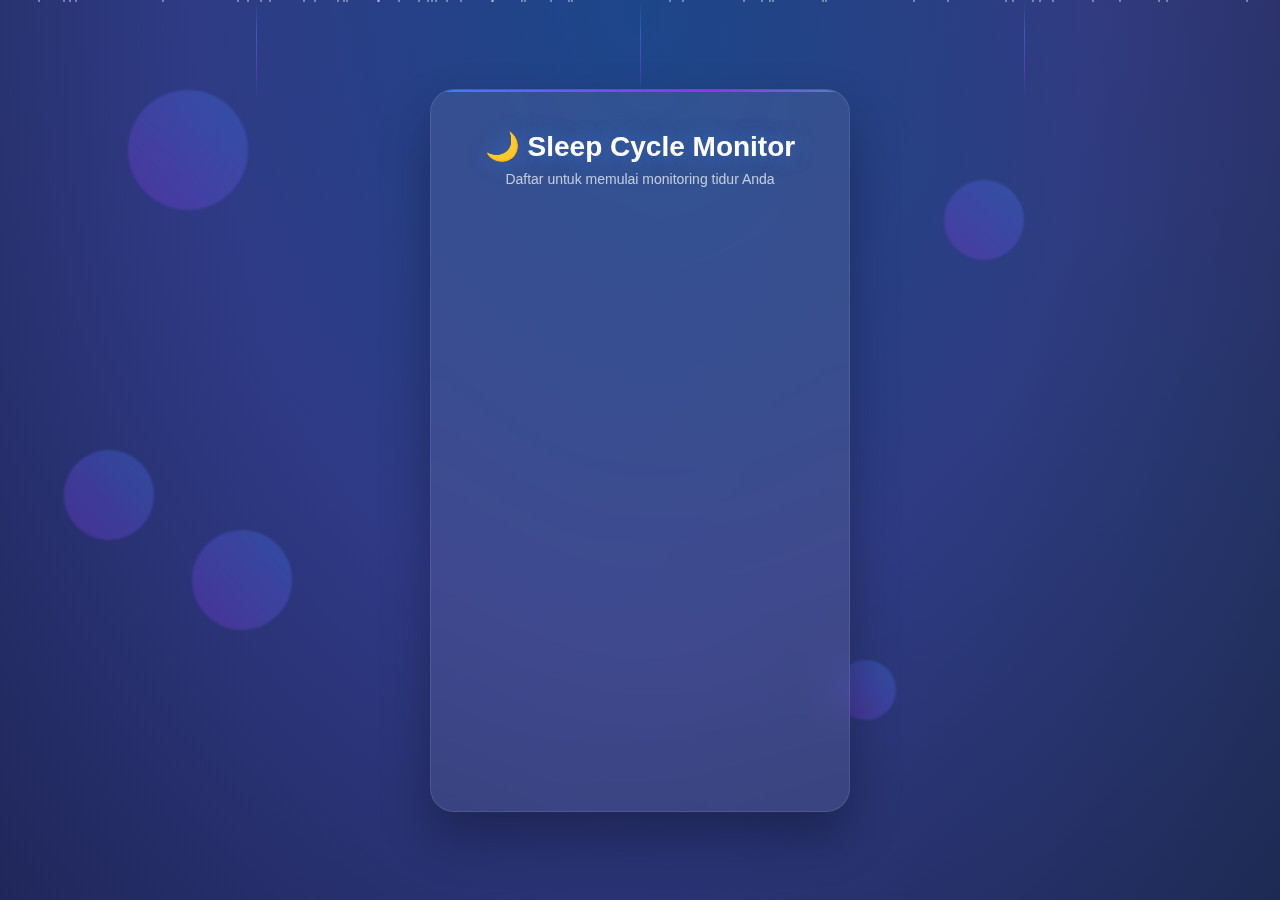
<file: register.html>
<!DOCTYPE html>
<html lang="id">
<head>
  <meta charset="UTF-8">
  <meta name="viewport" content="width=device-width, initial-scale=1.0">
  <title>Register - Sleep Cycle Monitor</title>
  <link rel="stylesheet" href="https://cdnjs.cloudflare.com/ajax/libs/font-awesome/6.0.0-beta3/css/all.min.css">
  <link rel="stylesheet" href="assets/register.css">
  <link rel="stylesheet" href="assets/mobile-compact.css">
</head>
<body>
  <!-- Animated Background Elements -->
  <div class="animated-bg"></div>
  <div class="wave-bg"></div>
  
  <div class="floating-orbs">
    <div class="orb"></div>
    <div class="orb"></div>
    <div class="orb"></div>
    <div class="orb"></div>
    <div class="orb"></div>
  </div>

  <div class="particles" id="particles"></div>

  <div class="glow-lines">
    <div class="glow-line"></div>
    <div class="glow-line"></div>
    <div class="glow-line"></div>
  </div>

  <div class="register-container">
    <div class="header">
      <h2>🌙 Sleep Cycle Monitor</h2>
      <p>Daftar untuk memulai monitoring tidur Anda</p>
    </div>
    
    <form id="registerForm">
      <div class="form-group">
        <input type="text" name="username" placeholder=" " required>
        <label>Username</label>
      </div>
     <div class="form-group">
  <input type="text" name="password" id="passwordInput" placeholder=" " required>
  <label>Password</label>
  <span class="password-toggle" id="passwordToggle">
    
</div>
      <div class="form-group">
        <input type="text" name="nama" placeholder=" " required>
        <label>Nama Lengkap</label>
      </div>
      <div class="form-group">
        <input type="text" name="id_perangkat" placeholder=" " required>
        <label>ID Device</label>
      </div>
      <div class="form-group">
        <input type="tel" name="no_hp" placeholder=" " required>
        <label>Nomor HP</label>
      </div>
      <button type="submit" class="submit-btn">
        <span class="btn-text">Daftar Sekarang</span>
        <div class="loading"></div>
      </button>
      
      <button type="button" class="signin-btn" onclick="window.location.href='index.html'">
        Sign In
      </button>
    </form>
    
    <div class="message" id="message"></div>
  </div>

  <script>
    // Create particles
    function createParticles() {
      const particlesContainer = document.getElementById('particles');
      const particleCount = 50;
      
      for (let i = 0; i < particleCount; i++) {
        const particle = document.createElement('div');
        particle.className = 'particle';
        particle.style.left = Math.random() * 100 + '%';
        particle.style.animationDelay = Math.random() * 10 + 's';
        particle.style.animationDuration = (Math.random() * 10 + 5) + 's';
        particlesContainer.appendChild(particle);
      }
    }

    // Initialize particles
    createParticles();

    document.getElementById("registerForm").addEventListener("submit", async function (e) {
      e.preventDefault();
      const submitBtn = this.querySelector('.submit-btn');
      const btnText = submitBtn.querySelector('.btn-text');
      const loading = submitBtn.querySelector('.loading');
      const messageEl = document.getElementById("message");
      
      // Show loading state
      submitBtn.disabled = true;
      btnText.style.opacity = '0';
      loading.style.display = 'block';
      
      try {
        const formData = new FormData(this);
        const response = await fetch("register.php", {
          method: "POST",
          body: formData
        });
        const result = await response.text();
        
        // Show message
        messageEl.textContent = result;
        messageEl.className = 'message show ' + (response.ok ? 'success' : 'error');
        
        // Reset form if successful
        if (response.ok && result.toLowerCase().includes('berhasil')) {
          setTimeout(() => {
            this.reset();
            messageEl.className = 'message';
          }, 3000);
        }
      } catch (error) {
        messageEl.textContent = 'Terjadi kesalahan. Silakan coba lagi.';
        messageEl.className = 'message show error';
      }
      
      // Reset button state
      setTimeout(() => {
        submitBtn.disabled = false;
        btnText.style.opacity = '1';
        loading.style.display = 'none';
      }, 1000);
    });

    // Add input validation feedback
    document.querySelectorAll('input').forEach(input => {
      input.addEventListener('blur', function() {
        if (this.value.trim() === '') {
          this.style.borderColor = '#ef4444';
          this.style.boxShadow = '0 0 0 3px rgba(239, 68, 68, 0.2)';
        } else {
          this.style.borderColor = '#10b981';
          this.style.boxShadow = '0 0 0 3px rgba(16, 185, 129, 0.2)';
        }
      });
      
      input.addEventListener('input', function() {
        this.style.borderColor = 'rgba(255, 255, 255, 0.2)';
        this.style.boxShadow = 'none';
      });
    });

    // Phone number formatting
   phoneNumberInput.addEventListener('blur', function(e) {
    let value = e.target.value.replace(/\D/g, ''); // Ensure only digits
    if (value.startsWith('0')) {
        value = '+62' + value.substring(1);
    } else if (value && !value.startsWith('+62')) { // Only add +62 if there's input and it doesn't already start with +62
        value = '+62' + value;
    } else if (!value) { // If the field is empty, clear it
        value = '';
    }
    e.target.value = value;
});
    // Add mousemove effect for container
    document.addEventListener('mousemove', (e) => {
      const container = document.querySelector('.register-container');
      const rect = container.getBoundingClientRect();
      const x = e.clientX - rect.left;
      const y = e.clientY - rect.top;
      
      const centerX = rect.width / 2;
      const centerY = rect.height / 2;
      
      const rotateX = (y - centerY) / 20;
      const rotateY = (centerX - x) / 20;
      
      container.style.transform = `perspective(1000px) rotateX(${rotateX}deg) rotateY(${rotateY}deg)`;
    });

    document.addEventListener('mouseleave', () => {
      const container = document.querySelector('.register-container');
      container.style.transform = 'perspective(1000px) rotateX(0deg) rotateY(0deg)';
    });

    // --- Password Toggle Functionality ---
const passwordInput = document.getElementById('passwordInput');
const passwordToggle = document.getElementById('passwordToggle');

passwordToggle.addEventListener('click', function() {
    // Toggle the type attribute
    const type = passwordInput.getAttribute('type') === 'password' ? 'text' : 'password';
    passwordInput.setAttribute('type', type);

    // Toggle the eye icon
    this.querySelector('i').classList.toggle('fa-eye');
    this.querySelector('i').classList.toggle('fa-eye-slash'); // 'fa-eye-slash' for hidden
});
  </script>
  <script src="pwa-install.js"></script>
</body>
</html>
</file>
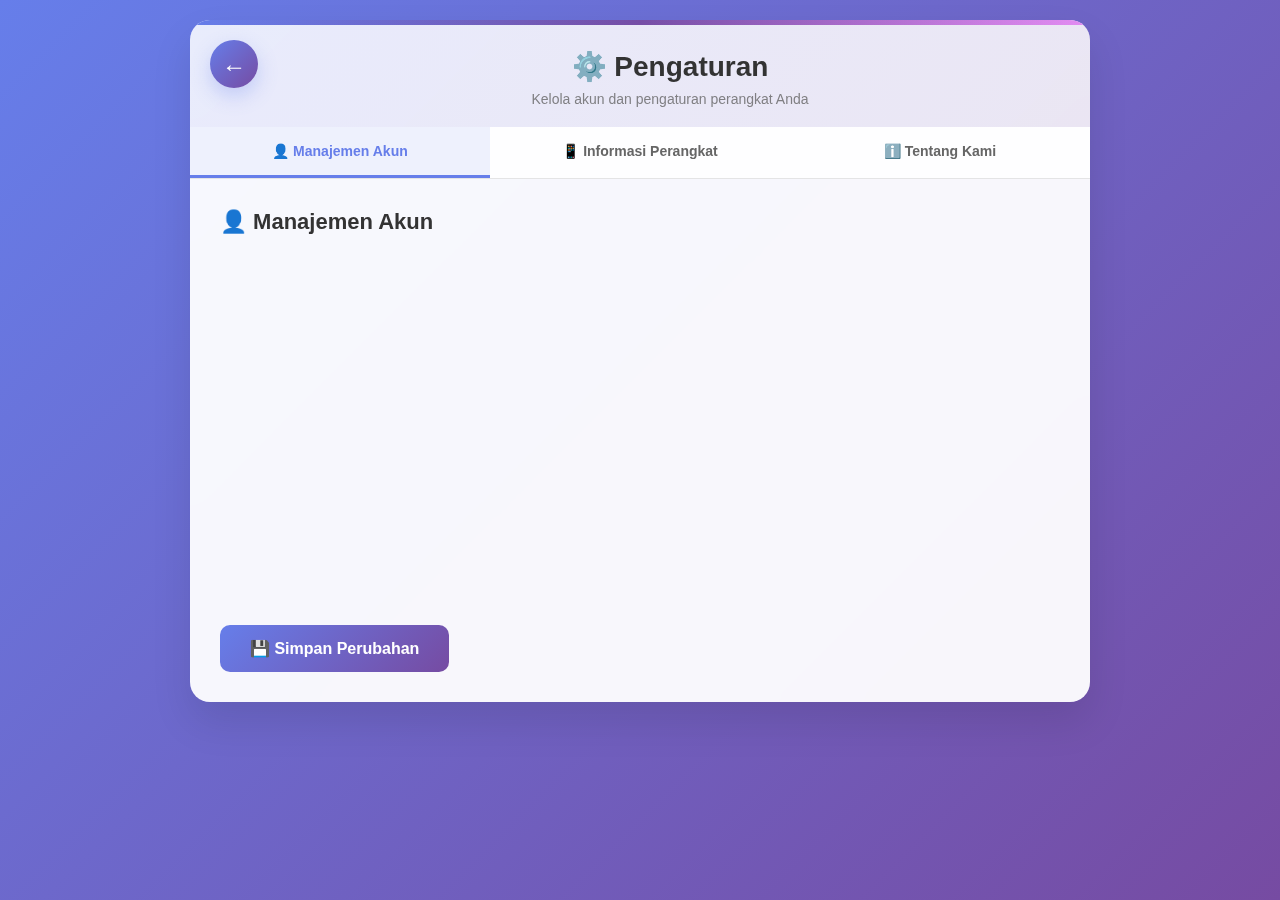
<file: settings.html>
<!DOCTYPE html>
<html lang="en">
<head>
  <meta charset="UTF-8">
  <meta name="viewport" content="width=device-width, initial-scale=1.0">
  <title>Pengaturan - Sleep Cycle Monitor</title>
  <link rel="stylesheet" href="assets/settings.css">
  <link rel="stylesheet" href="assets/mobile-compact.css">
</head>
<body>
  <div class="container">
    <div class="header">
      <a href="monitor.html" class="back-button" aria-label="Kembali ke halaman monitor">
        <span>&#8592;</span> </a>
      <h2>⚙️ Pengaturan</h2>
      <p>Kelola akun dan pengaturan perangkat Anda</p>
    </div>

    <div class="tabs">
      <button class="active" onclick="showTab('akun', this)">👤 Manajemen Akun</button>
      <button onclick="showTab('perangkat', this)">📱 Informasi Perangkat</button>
      <button onclick="showTab('tentang', this)">ℹ️ Tentang Kami</button>
    </div>

    <div id="akun" class="tab-content active">
      <h3>👤 Manajemen Akun</h3>
      <form id="accountForm">
        <div class="form-group">
        <label>Username</label>
        <input type="text" name="username" >
      </div>
        <div class="form-group">
          <label>Nama Lengkap</label>
          <input type="text" name="nama" placeholder="Masukkan nama lengkap Anda">
        </div>

        <div class="form-group">
          <label>Nomor HP</label>
          <input type="text" name="no_hp" placeholder="08xxxxxxxxxx">
        </div>

        <div class="form-group" style="position: relative;"> <label>Password Baru</label>
  <input type="password" name="password" placeholder="Kosongkan jika tidak ingin mengubah" id="passwordInput"> <span class="password-toggle" id="passwordToggle">&#128065;</span> </div>

        <button type="submit" class="save-btn">💾 Simpan Perubahan</button>
      </form>
    </div>

    <div id="perangkat" class="tab-content">
      <h3>📱 Informasi Perangkat</h3>
      
      <div class="info-card">
    <div class="info-item">
        <span class="info-label">Nama Bluetooth</span>
        <span class="info-value">Loading...</span>
    </div>
    <div class="info-item">
        <span class="info-label">ID Bluetooth</span>
        <span class="info-value">Loading...</span>
    </div>
    <div class="info-item">
  <span class="info-label">ID Perangkat</span>
  <span class="info-value" id="device-id">Loading...</span>
</div>

</div>

      
    </div>

    <div id="tentang" class="tab-content">
      <h3>ℹ️ Tentang Kami</h3>
      
      <div class="about-section">
        <h4>🌙 Sleep Cycle Monitor</h4>
        <p><strong>Sleep Cycle Monitor</strong> adalah sistem pemantauan tidur yang inovatif menggunakan sensor IR dan ESP32. Sistem ini dirancang khusus untuk mendeteksi micro-sleep dan membantu pengguna agar tetap aman saat beraktivitas penting seperti menyetir atau bekerja lembur.</p>
        
        <p>Dengan teknologi sensor IR dan algoritma pembelajaran mesin, aplikasi ini dapat memberikan peringatan dini ketika mendeteksi tanda-tanda kantuk, sehingga dapat mencegah kecelakaan yang disebabkan oleh microsleep.</p>
      </div>

      <div class="version-info">
        <div class="version-card">
          <strong>📦 Versi Aplikasi</strong>
          <span>1.0.0</span>
        </div>
        <div class="version-card">
          <strong>👥 Dikembangkan oleh</strong>
          <span>Mighty Strange</span>
        </div>
        <div class="version-card">
          <strong>📅 Rilis</strong>
          <span>Juni 2025</span>
        </div>
        <div class="version-card">
          <strong>🛠️ Platform</strong>
          <span>ESP32 + Web App</span>
        </div>
      </div>
    </div>
  </div>

 <script>

    fetch('get_id_perangkat.php')
  .then(res => res.json())
  .then(data => {
    const deviceSpan = document.getElementById('device-id');

    if (data.status === 'success' && data.id_perangkat.length > 0) {
      // Tampilkan ID pertama dari daftar
      deviceSpan.textContent = data.id_perangkat[0];
    } else {
      deviceSpan.textContent = 'Tidak tersedia';
    }
  })
  .catch(error => {
    console.error('Gagal memuat ID perangkat:', error);
    document.getElementById('device-id').textContent = 'Gagal memuat';
  });


        function showTab(id, button) {
            // Remove active class from all tabs and buttons
            const tabs = document.querySelectorAll(".tab-content");
            const buttons = document.querySelectorAll(".tabs button");
            
            tabs.forEach(tab => tab.classList.remove("active"));
            buttons.forEach(btn => btn.classList.remove("active"));
            
            // Add active class to selected tab and button
            document.getElementById(id).classList.add("active");
            button.classList.add("active");

            // Jika tab yang aktif adalah "Manajemen Akun", muat data
            if (id === 'akun') {
                loadAccountData();
            }
        }

        function loadAccountData() {
    fetch('get_account_data.php')
        .then(res => {
            const contentType = res.headers.get('content-type');
            if (contentType && contentType.indexOf('application/json') !== -1) {
                return res.json();
            } else {
                return res.text().then(text => {
                    throw new Error('Server response was not JSON: ' + text);
                });
            }
        })
        .then(data => {
            if (data.status === 'success') {
                // Isi data ke form
                document.querySelector('input[name="nama"]').value = data.nama || '';
                document.querySelector('input[name="no_hp"]').value = data.no_hp || '';

                // Format nomor HP jika ada
                const noHpInput = document.querySelector('input[name="no_hp"]');
                if (noHpInput.value) {
                    let value = noHpInput.value.replace(/\D/g, '');
                    if (value.startsWith('0')) {
                        value = '+62' + value.substring(1);
                    } else if (!value.startsWith('+62') && value !== '') {
                        value = '+62' + value;
                    }
                    noHpInput.value = value;
                }
            } else {
                if (data.message && data.message.toLowerCase().includes('belum login')) {
                    alert('Session berakhir. Silakan login kembali.');
                    // Redirect ke halaman login jika diperlukan
                    window.location.href = 'index.html'; // ubah sesuai halaman login Anda
                } else {
                    console.error('Gagal memuat data akun:', data.message);
                    alert('Gagal memuat data akun: ' + (data.message || 'Terjadi kesalahan.'));
                }
            }
        })
        .catch(error => {
            console.error('Error fetching account data:', error);
            alert('Terjadi kesalahan jaringan saat memuat data akun: ' + error.message);
        });
}


        document.getElementById('accountForm').addEventListener('submit', function(e) {
            e.preventDefault();
            const btn = this.querySelector('.save-btn');
            const originalText = btn.innerHTML; // Simpan teks asli
            btn.innerHTML = '⏳ Menyimpan...';
            btn.disabled = true;

            const formData = new FormData(this);

            // Bagian ini yang benar-benar melakukan permintaan ke settings.php
            fetch('settings.php', {
                method: 'POST',
                body: formData
            })
            .then(res => {
                // Periksa apakah respons adalah JSON yang valid
                const contentType = res.headers.get('content-type');
                if (contentType && contentType.indexOf('application/json') !== -1) {
                    return res.json();
                } else {
                    // Jika bukan JSON, berarti ada error PHP atau output lain
                    return res.text().then(text => {
                        throw new Error('Server response was not JSON: ' + text);
                    });
                }
            })
            .then(data => {
                if (data.status === 'success') {
                    btn.innerHTML = '✅ Tersimpan!';
                    // Setelah berhasil menyimpan, muat ulang data untuk memastikan field terupdate
                    loadAccountData(); 
                } else {
                    alert(data.message || 'Gagal menyimpan');
                    btn.innerHTML = originalText; // Kembalikan teks asli jika gagal
                }
            })
            .catch((error) => { // Tangkap error jaringan atau error parsing JSON
                console.error('Error:', error);
                alert('Terjadi kesalahan: ' + error.message + '. Silakan periksa konsol browser untuk detail lebih lanjut.');
                btn.innerHTML = originalText; // Kembalikan teks asli jika ada error
            })
            .finally(() => {
                // Setelah 2 detik, kembalikan tombol ke keadaan semula
                setTimeout(() => {
                    btn.innerHTML = originalText;
                    btn.disabled = false;
                }, 2000);
            });
        });



      function loadDeviceInfo() {
    fetch('get_device_info.php')
        .then(res => res.json())
        .then(data => {
            if (data.status === 'success') {
                document.querySelector('.info-item:nth-child(1) .info-value').textContent = data.nama_bluetooth || 'Tidak diketahui';
                document.querySelector('.info-item:nth-child(2) .info-value').textContent = data.id_bluetooth || 'Tidak diketahui';
            } else {
                console.error('Gagal memuat info perangkat:', data.message);
                alert('Gagal memuat info perangkat: ' + data.message);
            }
        })
        .catch(error => {
            console.error('Gagal memuat info perangkat:', error);
            alert('Gagal memuat info perangkat. Silakan coba lagi.');
        });
}

 function showTab(id, button) {
    // hapus aktif dari semua tab dan tombol
    document.querySelectorAll('.tab-content').forEach(tab => tab.classList.remove('active'));
    document.querySelectorAll('.tabs button').forEach(btn => btn.classList.remove('active'));

    // aktifkan tab dan tombol yang dipilih
    document.getElementById(id).classList.add('active');
    button.classList.add('active');

    // muat data jika tab perangkat aktif
    if (id === 'perangkat') {
        loadDeviceInfo();
    }
}
        // Phone number formatting
        // Diubah dari 'hp' menjadi 'no_hp' agar sesuai dengan HTML
        // Fungsi utilitas untuk memformat nomor telepon
    function formatPhoneNumber(value) {
        let cleanValue = value.replace(/\D/g, ''); // Hapus semua non-digit
        
        // Cek jika sudah diawali '+62', biarkan saja
        if (cleanValue.startsWith('62')) {
            // Jika ada '62' di awal, pastikan tidak ada '0' di depan '62'
            if (cleanValue.startsWith('062')) {
                cleanValue = '62' + cleanValue.substring(3); // Hapus '0' setelah '+62'
            }
            return '+' + cleanValue;
        } 
        // Jika dimulai dengan '0'
        else if (cleanValue.startsWith('0')) {
            return '+62' + cleanValue.substring(1);
        } 
        // Jika tidak diawali '+62' atau '0' dan ada isinya
        else if (cleanValue !== '') {
            return '+62' + cleanValue;
        }
        return ''; // Jika kosong, kembalikan kosong
    }

        // Add input validation feedback
        document.querySelectorAll('input:not([disabled])').forEach(input => {
            input.addEventListener('blur', function() {
                if (this.value.trim() === '' && this.hasAttribute('required')) {
                    this.style.borderColor = '#e53e3e';
                } else if (this.value.trim() !== '') {
                    this.style.borderColor = '#38a169';
                }
            });

            input.addEventListener('input', function() {
                this.style.borderColor = '#e1e5e9';
            });
        });

        // Panggil loadAccountData() saat DOM selesai dimuat
        // untuk mengisi form Manajemen Akun secara otomatis jika itu tab default.
        document.addEventListener('DOMContentLoaded', function() {
            if (document.getElementById('akun').classList.contains('active')) {
                loadAccountData();
            }
        });

        // Fungsi untuk mengalihkan tampilan password
document.addEventListener('DOMContentLoaded', function() {
    // Pastikan elemen sudah ada sebelum menambahkan event listener
    const passwordInput = document.getElementById('passwordInput');
    const passwordToggle = document.getElementById('passwordToggle');

    if (passwordInput && passwordToggle) {
        passwordToggle.addEventListener('click', function() {
            // Toggle tipe input
            const type = passwordInput.getAttribute('type') === 'password' ? 'text' : 'password';
            passwordInput.setAttribute('type', type);

            // Toggle ikon mata
            this.innerHTML = (type === 'password') ? '&#128065;' : '&#128064;'; // Mata tertutup vs mata terbuka
        });
    }

    // Pastikan loadAccountData() tetap terpanggil saat DOMContentLoaded
    if (document.getElementById('akun').classList.contains('active')) {
        loadAccountData();
    }
});
    </script>
    <script src="pwa-install.js"></script>
</body>
</html>
</file>
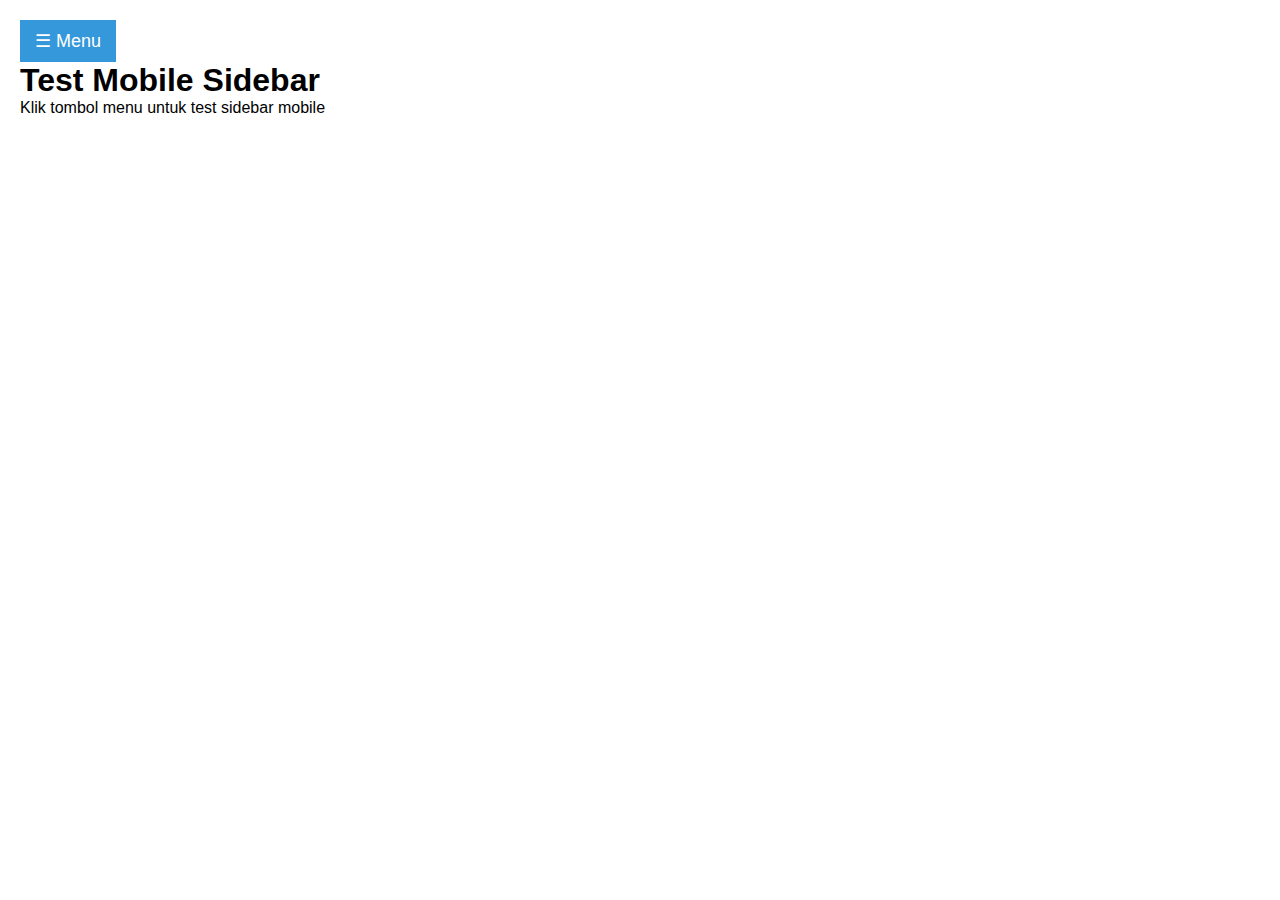
<file: test-mobile-sidebar.html>
<!DOCTYPE html>
<html>
<head>
    <meta charset="UTF-8">
    <meta name="viewport" content="width=device-width, initial-scale=1.0, user-scalable=no">
    <title>Test Mobile Sidebar</title>
    <style>
        * { margin: 0; padding: 0; box-sizing: border-box; }
        
        body { 
            font-family: Arial, sans-serif; 
            overflow-x: hidden;
        }
        
        /* Sidebar */
        #sidebar {
            position: fixed;
            top: 0;
            left: -300px;
            width: 300px;
            height: 100vh;
            background: #2c3e50;
            color: white;
            transition: left 0.3s ease;
            z-index: 1000;
            padding: 20px;
        }
        
        #sidebar.open {
            left: 0;
        }
        
        /* Overlay */
        #overlay {
            position: fixed;
            top: 0;
            left: 0;
            width: 100%;
            height: 100%;
            background: rgba(0,0,0,0.5);
            z-index: 999;
            display: none;
        }
        
        #overlay.active {
            display: block;
        }
        
        /* Main content */
        #main {
            padding: 20px;
        }
        
        #toggleBtn {
            padding: 10px 15px;
            font-size: 18px;
            background: #3498db;
            color: white;
            border: none;
            cursor: pointer;
        }
        
        .menu-item {
            display: block;
            color: white;
            text-decoration: none;
            padding: 15px 0;
            border-bottom: 1px solid #34495e;
        }
    </style>
</head>
<body>
    <div id="overlay"></div>
    
    <div id="sidebar">
        <h2>🛌 FocusView</h2>
        <a href="#" class="menu-item">🧠 Monitor</a>
        <a href="#" class="menu-item">⌛ History</a>
        <a href="#" class="menu-item">⚙️ Settings</a>
        <a href="#" class="menu-item">🚪 Logout</a>
    </div>
    
    <div id="main">
        <button id="toggleBtn">☰ Menu</button>
        <h1>Test Mobile Sidebar</h1>
        <p>Klik tombol menu untuk test sidebar mobile</p>
    </div>
    
    <script>
        document.addEventListener('DOMContentLoaded', function() {
            const toggleBtn = document.getElementById('toggleBtn');
            const sidebar = document.getElementById('sidebar');
            const overlay = document.getElementById('overlay');
            
            function openSidebar() {
                alert('Opening sidebar');
                sidebar.classList.add('open');
                overlay.classList.add('active');
                document.body.style.overflow = 'hidden';
            }
            
            function closeSidebar() {
                alert('Closing sidebar');
                sidebar.classList.remove('open');
                overlay.classList.remove('active');
                document.body.style.overflow = '';
            }
            
            toggleBtn.addEventListener('click', function(e) {
                alert('Button clicked!');
                e.preventDefault();
                
                if (sidebar.classList.contains('open')) {
                    closeSidebar();
                } else {
                    openSidebar();
                }
            });
            
            // Touch events
            toggleBtn.addEventListener('touchend', function(e) {
                alert('Touch detected!');
                e.preventDefault();
                
                if (sidebar.classList.contains('open')) {
                    closeSidebar();
                } else {
                    openSidebar();
                }
            });
            
            overlay.addEventListener('click', closeSidebar);
        });
    </script>
</body>
</html>
</file>
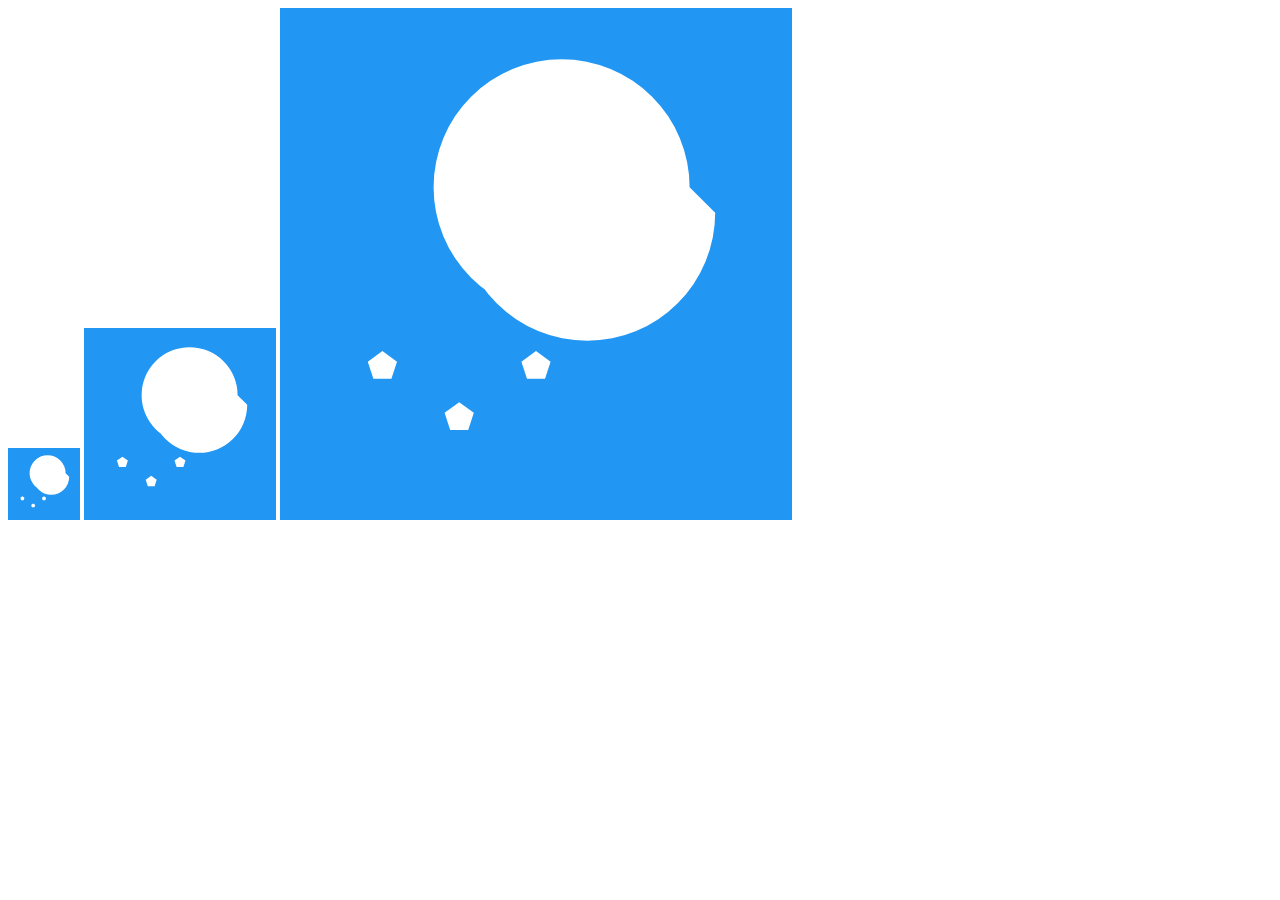
<file: icons/generate-icons.html>
<!DOCTYPE html>
<html>
<head>
    <title>Generate PWA Icons</title>
</head>
<body>
    <canvas id="canvas72" width="72" height="72"></canvas>
    <canvas id="canvas192" width="192" height="192"></canvas>
    <canvas id="canvas512" width="512" height="512"></canvas>
    
    <script>
        function drawIcon(canvas, size) {
            const ctx = canvas.getContext('2d');
            
            // Background
            ctx.fillStyle = '#2196F3';
            ctx.fillRect(0, 0, size, size);
            
            // Sleep icon (moon)
            ctx.fillStyle = '#ffffff';
            ctx.beginPath();
            ctx.arc(size * 0.6, size * 0.4, size * 0.25, 0, Math.PI * 1.5);
            ctx.arc(size * 0.55, size * 0.35, size * 0.25, Math.PI * 0.5, Math.PI * 2);
            ctx.fill();
            
            // Stars
            for(let i = 0; i < 3; i++) {
                const x = size * (0.2 + i * 0.15);
                const y = size * (0.7 + (i % 2) * 0.1);
                drawStar(ctx, x, y, size * 0.03);
            }
        }
        
        function drawStar(ctx, x, y, radius) {
            ctx.beginPath();
            for(let i = 0; i < 5; i++) {
                const angle = (i * Math.PI * 2) / 5 - Math.PI / 2;
                const x1 = x + Math.cos(angle) * radius;
                const y1 = y + Math.sin(angle) * radius;
                if(i === 0) ctx.moveTo(x1, y1);
                else ctx.lineTo(x1, y1);
            }
            ctx.closePath();
            ctx.fill();
        }
        
        drawIcon(document.getElementById('canvas72'), 72);
        drawIcon(document.getElementById('canvas192'), 192);
        drawIcon(document.getElementById('canvas512'), 512);
        
        // Auto download
        setTimeout(() => {
            ['canvas72', 'canvas192', 'canvas512'].forEach(id => {
                const canvas = document.getElementById(id);
                const size = id.replace('canvas', '');
                const link = document.createElement('a');
                link.download = `icon-${size}x${size}.png`;
                link.href = canvas.toDataURL();
                link.click();
            });
        }, 1000);
    </script>
</body>
</html>
</file>
<file: assets/index.css>
/* Global Styles */
    * {
      box-sizing: border-box;
      margin: 0;
      padding: 0;
    }
    /* Body Background & Layout */
    body {
      font-family: 'Segoe UI', Tahoma, Geneva, Verdana, sans-serif;
      background: linear-gradient(135deg, #667eea 0%, #764ba2 100%);
      min-height: 100vh;
      display: flex;
      justify-content: center;
      align-items: center;
      padding: 20px;
      position: relative;
      overflow: hidden;
    }
    
    /* Enhanced animated background elements */
    body::before {
      content: '';
      position: absolute;
      top: -50%;
      left: -50%;
      width: 200%;
      height: 200%;
      background: radial-gradient(circle at 30% 20%, rgba(255,255,255,0.15) 0%, transparent 50%),
                  radial-gradient(circle at 70% 80%, rgba(255,255,255,0.1) 0%, transparent 50%),
                  radial-gradient(circle at 20% 70%, rgba(255,255,255,0.08) 0%, transparent 50%);
      animation: floatComplex 8s ease-in-out infinite;
      z-index: 0;
    }
    
    body::after {
      content: '';
      position: absolute;
      top: 0;
      left: 0;
      width: 100%;
      height: 100%;
      background: 
        radial-gradient(circle at 10% 20%, rgba(120, 119, 198, 0.3) 0%, transparent 50%),
        radial-gradient(circle at 80% 80%, rgba(255, 255, 255, 0.15) 0%, transparent 50%),
        radial-gradient(circle at 40% 40%, rgba(120, 119, 198, 0.2) 0%, transparent 50%);
      animation: drift 12s ease-in-out infinite reverse;
      z-index: 0;
    }
    
    /* Floating particles */
    .particles {
      position: absolute;
      width: 100%;
      height: 100%;
      overflow: hidden;
      z-index: 0;
    }
    
    .particle {
      position: absolute;
      background: rgba(255, 255, 255, 0.6);
      border-radius: 50%;
      animation: particleFloat 20s infinite linear;
    }
    
    .particle:nth-child(1) {
      width: 6px;
      height: 6px;
      left: 10%;
      animation-delay: -2s;
      animation-duration: 18s;
    }
    
    .particle:nth-child(2) {
      width: 4px;
      height: 4px;
      left: 20%;
      animation-delay: -5s;
      animation-duration: 22s;
    }
    
    .particle:nth-child(3) {
      width: 8px;
      height: 8px;
      left: 30%;
      animation-delay: -8s;
      animation-duration: 16s;
    }
    
    .particle:nth-child(4) {
      width: 3px;
      height: 3px;
      left: 40%;
      animation-delay: -12s;
      animation-duration: 25s;
    }
    
    .particle:nth-child(5) {
      width: 5px;
      height: 5px;
      left: 50%;
      animation-delay: -15s;
      animation-duration: 20s;
    }
    
    .particle:nth-child(6) {
      width: 7px;
      height: 7px;
      left: 60%;
      animation-delay: -3s;
      animation-duration: 19s;
    }
    
    .particle:nth-child(7) {
      width: 4px;
      height: 4px;
      left: 70%;
      animation-delay: -10s;
      animation-duration: 23s;
    }
    
    .particle:nth-child(8) {
      width: 6px;
      height: 6px;
      left: 80%;
      animation-delay: -7s;
      animation-duration: 17s;
    }
    
    .particle:nth-child(9) {
      width: 3px;
      height: 3px;
      left: 90%;
      animation-delay: -14s;
      animation-duration: 21s;
    }
    
    /* Animated shapes */
    .shape {
      position: absolute;
      z-index: 0;
    }
    
    .shape-1 {
      width: 100px;
      height: 100px;
      background: linear-gradient(45deg, rgba(255,255,255,0.1), rgba(255,255,255,0.05));
      border-radius: 30% 70% 70% 30% / 30% 30% 70% 70%;
      top: 15%;
      left: 10%;
      animation: morphing 15s ease-in-out infinite;
    }
    
    .shape-2 {
      width: 80px;
      height: 80px;
      background: linear-gradient(135deg, rgba(255,255,255,0.08), rgba(255,255,255,0.03));
      border-radius: 70% 30% 30% 70% / 70% 70% 30% 30%;
      top: 70%;
      right: 15%;
      animation: morphing 18s ease-in-out infinite reverse;
    }
    
    .shape-3 {
      width: 60px;
      height: 60px;
      background: linear-gradient(225deg, rgba(255,255,255,0.06), rgba(255,255,255,0.02));
      border-radius: 50% 50% 50% 50% / 60% 60% 40% 40%;
      top: 45%;
      right: 8%;
      animation: morphing 12s ease-in-out infinite;
      animation-delay: -5s;
    }
    
    /* Advanced keyframe animations */
    @keyframes floatComplex {
      0%, 100% { 
        transform: translateY(0px) translateX(0px) rotate(0deg) scale(1);
      }
      25% { 
        transform: translateY(-30px) translateX(20px) rotate(90deg) scale(1.05);
      }
      50% { 
        transform: translateY(-15px) translateX(-10px) rotate(180deg) scale(0.95);
      }
      75% { 
        transform: translateY(-25px) translateX(15px) rotate(270deg) scale(1.02);
      }
    }
    
    @keyframes drift {
      0%, 100% { 
        transform: translateX(0px) translateY(0px) scale(1);
        opacity: 1;
      }
      33% { 
        transform: translateX(-20px) translateY(-15px) scale(1.1);
        opacity: 0.8;
      }
      66% { 
        transform: translateX(15px) translateY(-25px) scale(0.9);
        opacity: 0.9;
      }
    }
    
    @keyframes particleFloat {
      0% {
        transform: translateY(100vh) translateX(0px) rotate(0deg);
        opacity: 0;
      }
      10% {
        opacity: 1;
      }
      90% {
        opacity: 1;
      }
      100% {
        transform: translateY(-100px) translateX(100px) rotate(360deg);
        opacity: 0;
      }
    }
    
    @keyframes morphing {
      0%, 100% {
        border-radius: 30% 70% 70% 30% / 30% 30% 70% 70%;
        transform: rotate(0deg) scale(1);
      }
      25% {
        border-radius: 58% 42% 75% 25% / 76% 46% 54% 24%;
        transform: rotate(90deg) scale(1.1);
      }
      50% {
        border-radius: 50% 50% 33% 67% / 55% 27% 73% 45%;
        transform: rotate(180deg) scale(0.9);
      }
      75% {
        border-radius: 33% 67% 58% 42% / 63% 68% 32% 37%;
        transform: rotate(270deg) scale(1.05);
      }
    }
    
    /* Login Container */
    .login-container {
      background: rgba(255, 255, 255, 0.95);
      backdrop-filter: blur(20px);
      padding: 40px 30px;
      border-radius: 20px;
      box-shadow:
        0 20px 40px rgba(0, 0, 0, 0.1),
        0 0 0 1px rgba(255, 255, 255, 0.2);
      width: 100%;
      max-width: 400px;
      position: relative;
      z-index: 1;
      transform: translateY(0);
      transition: all 0.3s ease;
    }
    .login-container:hover {
      transform: translateY(-5px);
      box-shadow:
        0 25px 50px rgba(0, 0, 0, 0.15),
        0 0 0 1px rgba(255, 255, 255, 0.3);
    }
    /* Login Header */
    .login-header {
      text-align: center;
      margin-bottom: 30px;
    }
    .login-icon {
      font-size: 48px;
      margin-bottom: 15px;
      display: block;
      animation: pulse 2s infinite;
    }
    @keyframes pulse {
      0% { transform: scale(1); }
      50% { transform: scale(1.05); }
      100% { transform: scale(1); }
    }
    h2 {
      color: #2c3e50;
      font-size: 24px;
      font-weight: 600;
      margin-bottom: 8px;
    }
    .subtitle {
      color: #7f8c8d;
      font-size: 14px;
      font-weight: 400;
    }
    /* Form Group (for input fields) */
    .form-group {
      position: relative;
      margin-bottom: 20px;
    }
    .form-group input {
      width: 100%;
      padding: 15px 50px 15px 20px;
      border: 2px solid transparent;
      border-radius: 12px;
      font-size: 16px;
      background: transparent;
      color: black;
      transition: all 0.3s ease;
      outline: none;
    }
    .form-group input:focus {
      border-color: #667eea;
      background: transparent;
      box-shadow: 0 0 0 3px rgba(102, 126, 234, 0.1);
      transform: translateY(-2px);
    }
    /* Removed icon styles - no longer using icons in form */
    .form-group input::placeholder {
      color: #bdc3c7;
      transition: opacity 0.3s ease;
    }
    .form-group input:focus::placeholder {
      opacity: 0.7;
    }
    /* Show/Hide Password Icon */
    .password-toggle-icon {
      position: absolute;
      right: 18px;
      top: 50%;
      transform: translateY(-50%);
      font-size: 18px;
      color: #95a5a6;
      cursor: pointer;
      transition: color 0.3s ease;
    }
    .password-toggle-icon:hover {
      color: #667eea;
    }
    /* Login Button */
    .login-btn {
      width: 100%;
      padding: 15px;
      background: linear-gradient(135deg, #667eea, #764ba2);
      color: white;
      border: none;
      border-radius: 12px;
      font-size: 16px;
      font-weight: 600;
      cursor: pointer;
      transition: all 0.3s ease;
      position: relative;
      overflow: hidden;
      margin-bottom: 20px;
    }
    .login-btn::before {
      content: '';
      position: absolute;
      top: 0;
      left: -100%;
      width: 100%;
      height: 100%;
      background: linear-gradient(90deg, transparent, rgba(255,255,255,0.2), transparent);
      transition: left 0.5s;
    }
    .login-btn:hover::before {
      left: 100%;
    }
    .login-btn:hover {
      transform: translateY(-2px);
      box-shadow: 0 10px 25px rgba(102, 126, 234, 0.3);
    }
    .login-btn:active {
      transform: translateY(0);
    }
    .login-btn:disabled {
      opacity: 0.7;
      cursor: not-allowed;
      transform: none;
    }
    /* Register Section */
    .register-section {
      text-align: center;
      padding-top: 20px;
      border-top: 1px solid #e1e8ed;
    }
    .register-text {
      color: #7f8c8d;
      font-size: 14px;
      margin-bottom: 15px;
    }
    .register-btn {
      width: 100%;
      padding: 12px;
      background: transparent;
      color: #667eea;
      border: 2px solid #667eea;
      border-radius: 12px;
      font-size: 14px;
      font-weight: 500;
      cursor: pointer;
      transition: all 0.3s ease;
    }
    .register-btn:hover {
      background: #667eea;
      color: white;
      transform: translateY(-2px);
      box-shadow: 0 5px 15px rgba(102, 126, 234, 0.2);
    }
    /* Error Message */
    .error {
      background: linear-gradient(135deg, #ff6b6b, #ee5a5a);
      color: white;
      padding: 12px 15px;
      border-radius: 10px;
      text-align: center;
      margin-top: 15px;
      font-size: 14px;
      font-weight: 500;
      opacity: 0;
      transform: translateY(-10px);
      transition: all 0.3s ease;
    }
    .error.show {
      opacity: 1;
      transform: translateY(0);
    }
    /* Loading State */
    .loading {
      display: none;
      text-align: center;
      margin-top: 15px;
    }
    .spinner {
      width: 20px;
      height: 20px;
      border: 2px solid #e1e8ed;
      border-top: 2px solid #667eea;
      border-radius: 50%;
      animation: spin 1s linear infinite;
      display: inline-block;
      margin-right: 10px;
    }
    @keyframes spin {
      0% { transform: rotate(0deg); }
      100% { transform: rotate(360deg); }
    }
    /* Success Animation */
    .success-check {
      display: none;
      color: #27ae60;
      font-size: 48px;
      text-align: center;
      margin: 20px 0;
      animation: checkmark 0.5s ease-out;
    }
    @keyframes checkmark {
      0% { transform: scale(0); }
      50% { transform: scale(1.2); }
      100% { transform: scale(1); }
    }
    /* Shake Animation */
    @keyframes shake {
      0%, 100% { transform: translateX(0); }
      10%, 30%, 50%, 70%, 90% { transform: translateX(-5px); }
      20%, 40%, 60%, 80% { transform: translateX(5px); }
    }
    /* --- Mobile Responsive Styles --- */
    @media (max-width: 480px) {
      body {
        padding: 15px;
      }
      .login-container {
        padding: 30px 25px;
        border-radius: 15px;
        max-width: 100%;
      }
      .login-icon {
        font-size: 40px;
        margin-bottom: 12px;
      }
      h2 {
        font-size: 22px;
      }
      .subtitle {
        font-size: 13px;
      }
      .form-group input {
        padding: 12px 45px 12px 15px;
        font-size: 16px;
      }
      /* Removed mobile icon styles */
      
      .password-toggle-icon {
        right: 15px;
        font-size: 16px;
      }
      .login-btn {
        padding: 14px;
        font-size: 16px;
      }
      .register-btn {
        padding: 11px;
        font-size: 14px;
      }
      
      /* Reduce particles on mobile */
      .particle:nth-child(n+6) {
        display: none;
      }
      
      .shape-2,
      .shape-3 {
        display: none;
      }
    }
    @media (max-width: 320px) {
      .login-container {
        padding: 25px 20px;
        margin: 10px;
      }
      .form-group input {
        padding: 11px 40px 11px 12px;
      }
      /* Removed small mobile icon styles */
      .password-toggle-icon {
        right: 12px;
      }
    }
    /* Landscape mobile */
    @media (max-height: 600px) and (orientation: landscape) {
      body {
        padding: 10px;
      }
      .login-container {
        padding: 20px 25px;
      }
      .login-icon {
        font-size: 32px;
        margin-bottom: 8px;
      }
      .login-header {
        margin-bottom: 20px;
      }
      .form-group {
        margin-bottom: 15px;
      }
      
      /* Hide some decorative elements in landscape */
      .particles {
        display: none;
      }
    }
    /* Dark mode support */
    @media (prefers-color-scheme: dark) {
      .login-container {
        background: rgba(45, 55, 72, 0.95);
        color: white;
      }
      h2 {
        color: #e2e8f0;
      }
      .subtitle {
        color: #a0aec0;
      }
      .form-group input {
        background: transparent;
        border-color: #4a5568;
        color: white;
      }
      .form-group input:focus {
          background: transparent;
          border-color: #667eea;
      }
      .form-group input::placeholder {
        color: #718096;
      }
      .register-text {
        color: #a0aec0;
      }
      .register-section {
        border-top-color: #4a5568;
      }
    }
</file>
<file: assets/mobile-compact.css>
/* ===================================================================
 * COMPACT MOBILE STYLES FOR ALL PAGES
 * =================================================================== */

/* Universal Mobile Compact Adjustments */
@media (max-width: 768px) {
    /* Reduce overall spacing */
    body {
        padding: 5px !important;
        font-size: 14px !important;
        line-height: 1.4 !important;
    }
    
    /* Compact headers */
    h1 {
        font-size: 1.5rem !important;
        margin: 8px 0 !important;
    }
    
    h2 {
        font-size: 1.3rem !important;
        margin: 6px 0 !important;
    }
    
    h3 {
        font-size: 1.1rem !important;
        margin: 4px 0 !important;
    }
    
    /* Compact paragraphs */
    p {
        margin: 4px 0 !important;
        font-size: 0.9rem !important;
    }
    
    /* Compact lists */
    ul, ol {
        margin: 4px 0 !important;
        padding-left: 16px !important;
    }
    
    li {
        margin: 2px 0 !important;
        font-size: 0.85rem !important;
    }
}

/* LOGIN PAGE COMPACT */
@media (max-width: 768px) {
    .login-container {
        padding: 15px !important;
        margin: 10px !important;
        max-width: 95vw !important;
    }
    
    .login-header h2 {
        font-size: 1.4rem !important;
        margin: 8px 0 !important;
    }
    
    .subtitle {
        font-size: 0.8rem !important;
        margin: 4px 0 8px 0 !important;
    }
    
    .form-group {
        margin: 8px 0 !important;
    }
    
    .form-group input {
        padding: 10px !important;
        font-size: 14px !important;
        height: auto !important;
    }
    
    .login-btn {
        padding: 12px !important;
        font-size: 14px !important;
        margin: 10px 0 !important;
    }
    
    .signup-link {
        font-size: 0.8rem !important;
        margin-top: 8px !important;
    }
}

/* MONITOR PAGE COMPACT */
@media (max-width: 768px) {
    .main-content {
        padding: 8px !important;
        margin: 0 !important;
    }
    
    .header-controls {
        padding: 8px !important;
        margin: 4px 0 !important;
        flex-wrap: wrap !important;
        gap: 8px !important;
    }
    
    .header-controls h1 {
        font-size: 1.2rem !important;
        margin: 0 !important;
    }
    
    .dashboard {
        grid-template-columns: 1fr !important;
        gap: 8px !important;
        margin: 8px 0 !important;
    }
    
    .card {
        padding: 12px !important;
        margin: 4px 0 !important;
        border-radius: 8px !important;
    }
    
    .card h3 {
        font-size: 1rem !important;
        margin: 0 0 8px 0 !important;
    }
    
    .stat-number {
        font-size: 1.4rem !important;
        margin: 4px 0 !important;
    }
    
    .stat-label {
        font-size: 0.8rem !important;
        margin: 2px 0 !important;
    }
    
    .stats-list {
        margin: 4px 0 !important;
        padding: 0 !important;
        list-style: none !important;
    }
    
    .stats-list li {
        padding: 2px 0 !important;
        font-size: 0.8rem !important;
        list-style: none !important;
    }
    
    .control-buttons {
        gap: 6px !important;
        margin: 8px 0 !important;
        flex-wrap: wrap !important;
    }
    
    .btn {
        padding: 8px 12px !important;
        font-size: 0.8rem !important;
        min-width: auto !important;
        flex: 1 1 45% !important;
    }
    
    /* Compact connection status */
    #connectionStatus {
        font-size: 0.8rem !important;
        padding: 4px 8px !important;
        margin: 4px 0 !important;
    }
    
    /* Compact quality indicator */
    .quality-indicator {
        padding: 8px !important;
        font-size: 0.9rem !important;
        margin: 4px 0 !important;
    }
    
    /* Compact chart */
    #microsleepChart {
        height: 180px !important;
        margin: 8px 0 !important;
    }
    
    /* Compact sleep log */
    .sleep-log {
        max-height: 150px !important;
        overflow-y: auto !important;
        font-size: 0.8rem !important;
    }
    
    .sleep-recommendations {
        font-size: 0.8rem !important;
        padding-left: 12px !important;
    }
    
    .sleep-recommendations li {
        margin: 2px 0 !important;
    }
}

/* SETTINGS PAGE COMPACT */
@media (max-width: 768px) {
    .settings-container {
        padding: 10px !important;
        margin: 5px !important;
    }
    
    .settings-section {
        margin: 8px 0 !important;
        padding: 8px !important;
    }
    
    .settings-section h3 {
        font-size: 1rem !important;
        margin: 0 0 6px 0 !important;
    }
    
    .setting-item {
        margin: 6px 0 !important;
        padding: 6px !important;
    }
    
    .setting-label {
        font-size: 0.85rem !important;
        margin: 2px 0 !important;
    }
    
    input[type="text"], 
    input[type="email"], 
    input[type="password"],
    select {
        padding: 8px !important;
        font-size: 14px !important;
        margin: 4px 0 !important;
    }
}

/* HISTORY PAGE COMPACT */
@media (max-width: 768px) {
    .history-container {
        padding: 8px !important;
        margin: 4px !important;
    }
    
    .main-content {
        padding: 80px 10px 10px 10px !important;
        margin: 0 !important;
        width: 100% !important;
    }
    
    .content-header {
        margin-bottom: 15px !important;
        padding: 10px !important;
        background: rgba(255,255,255,0.98) !important;
        border-radius: 8px !important;
        position: relative !important;
        z-index: 100 !important;
    }
    
    .date-filter {
        padding: 6px !important;
        margin: 4px 0 !important;
        flex-wrap: wrap !important;
        gap: 4px !important;
    }
    
    .history-table {
        font-size: 0.8rem !important;
    }
    
    .history-table th,
    .history-table td {
        padding: 4px 6px !important;
        font-size: 0.75rem !important;
    }
    
    .export-options {
        gap: 4px !important;
        margin: 6px 0 !important;
    }
    
    .chart-container {
        height: 200px !important;
        margin: 8px 0 !important;
    }
}

/* REGISTER PAGE COMPACT */
@media (max-width: 768px) {
    .register-container {
        padding: 12px !important;
        margin: 8px !important;
        max-width: 95vw !important;
    }
    
    .register-header h2 {
        font-size: 1.3rem !important;
        margin: 6px 0 !important;
    }
    
    .form-row {
        flex-direction: column !important;
        gap: 6px !important;
    }
    
    .form-group {
        margin: 6px 0 !important;
    }
    
    .register-btn {
        padding: 10px !important;
        font-size: 14px !important;
        margin: 8px 0 !important;
    }
    
    .login-link {
        font-size: 0.8rem !important;
        margin-top: 6px !important;
    }
}

/* COMPACT SIDEBAR FOR ALL PAGES */
@media (max-width: 768px) {
    .sidebar {
        width: 80vw !important;
        max-width: 280px !important;
    }
    
    .sidebar-header {
        padding: 12px !important;
    }
    
    .sidebar-header h2 {
        font-size: 1.1rem !important;
    }
    
    .sidebar-nav a {
        padding: 10px 12px !important;
        font-size: 0.9rem !important;
    }
    
    .sidebar .icon {
        font-size: 1rem !important;
        margin-right: 8px !important;
    }
    
    .sidebar .text {
        font-size: 0.9rem !important;
    }
}

/* COMPACT BUTTONS FOR ALL PAGES */
@media (max-width: 768px) {
    button {
        padding: 8px 12px !important;
        font-size: 0.85rem !important;
        margin: 2px !important;
        border-radius: 6px !important;
    }
    
    .btn-primary {
        padding: 10px 16px !important;
    }
    
    .btn-secondary {
        padding: 8px 14px !important;
    }
    
    .btn-danger {
        padding: 8px 14px !important;
    }
    
    .btn-warning {
        padding: 8px 14px !important;
    }
}

/* COMPACT ANIMATIONS - Reduced for performance */
@media (max-width: 768px) {
    * {
        animation-duration: 0.2s !important;
        transition-duration: 0.2s !important;
    }
    
    /* Disable complex animations on mobile */
    .particles,
    .shape,
    body::before,
    body::after {
        display: none !important;
    }
}

/* COMPACT TEXT AND SPACING */
@media (max-width: 768px) {
    .time-remaining {
        font-size: 0.75rem !important;
        margin: 2px 0 !important;
    }
    
    .daily-counter {
        padding: 10px !important;
    }
    
    /* Reduce vertical spacing everywhere */
    .card + .card {
        margin-top: 6px !important;
    }
    
    /* Compact forms */
    .form-group + .form-group {
        margin-top: 8px !important;
    }
    
    /* Compact status indicators */
    .status-indicator {
        padding: 4px 8px !important;
        font-size: 0.8rem !important;
        border-radius: 4px !important;
    }
}
</file>
<file: assets/history.css>
* {
    box-sizing: border-box;
  }

  body {
    margin: 0;
    font-family: 'Segoe UI', Tahoma, Geneva, Verdana, sans-serif;
    display: flex;
    min-height: 100vh;
    background: linear-gradient(135deg, #667eea 0%, #764ba2 100%);
    color: #333;
  }

  /* Mobile header */
  .mobile-header {
    display: none;
    position: fixed;
    top: 0;
    left: 0;
    right: 0;
    height: 60px;
    background: linear-gradient(135deg, #2c3e50 0%, #34495e 100%);
    color: white;
    z-index: 1001;
    padding: 0 20px;
    align-items: center;
    justify-content: space-between;
    box-shadow: 0 2px 10px rgba(0,0,0,0.1);
  }

  .mobile-header h1 {
    font-size: 1.2rem;
    margin: 0;
    font-weight: 600;
    display: flex;
    align-items: center;
    gap: 8px;
  }

  /* Mobile hamburger button */
  .mobile-toggle {
    background: none;
    border: none;
    color: white;
    font-size: 20px;
    cursor: pointer;
    padding: 8px;
    border-radius: 6px;
    transition: all 0.3s ease;
    display: flex;
    align-items: center;
    justify-content: center;
    width: 40px;
    height: 40px;
  }

  .mobile-toggle:hover {
    background: rgba(255,255,255,0.1);
  }

  .mobile-toggle:active {
    transform: scale(0.95);
  }

  /* Overlay for mobile sidebar */
  .sidebar-overlay {  
    position: fixed;
    top: 0;
    left: 0;
    width: 100%;
    height: 100%;
    background-color: rgba(0, 0, 0, 0.5);
    z-index: 999;
    opacity: 0;
    visibility: hidden;
    transition: opacity 0.3s ease, visibility 0.3s ease;
  }
  
  .sidebar-overlay.active {
    opacity: 1;
    visibility: visible;
  }
  
  /* Sidebar */
  .sidebar {
    background: linear-gradient(180deg, #2c3e50 0%, #34495e 100%);
    color: white;
    width: 260px;
    padding: 0;
    transition: transform 0.3s ease-in-out;
    overflow: hidden;
    flex-shrink: 0;
    box-shadow: 2px 0 10px rgba(0,0,0,0.1);
    position: relative;
    z-index: 1000;
    height: 100vh;
    display: flex;
    flex-direction: column;
  }
  
  .sidebar-header {
    padding: 20px;
    border-bottom: 1px solid rgba(255,255,255,0.1);
    background: rgba(0,0,0,0.1);
    display: flex;
    align-items: center;
    justify-content: space-between;
  }
  
  .sidebar.collapsed {
    width: 70px;
  }
  
  .sidebar h2 {
    font-size: 18px;
    margin: 0;
    font-weight: 600;
    display: flex;
    align-items: center;
    white-space: nowrap;
  }
  
  .sidebar-nav {
    padding: 20px 0;
    flex: 1;
  }
  
  .sidebar a {
    display: flex;
    align-items: center;
    color: rgba(255,255,255,0.9);
    text-decoration: none;
    padding: 15px 20px;
    transition: all 0.3s ease;
    white-space: nowrap;
    border-left: 3px solid transparent;
  }
  
  .sidebar a:hover {
    background: rgba(255,255,255,0.1);
    border-left-color: #3498db;
    color: white;
  }
  
  .sidebar .icon {
    margin-right: 15px;
    font-size: 20px;
    width: 24px;
    text-align: center;
    flex-shrink: 0;
  }
  
  .sidebar.collapsed .text {
    opacity: 0;
    transform: translateX(-10px);
    transition: opacity 0.2s ease, transform 0.2s ease;
  }
  
  .sidebar.collapsed .icon {
    margin-right: 0;
  }

  /* Toggle button */
  .toggle-btn {
    background: none;
    border: none;
    color: white;
    font-size: 18px;
    cursor: pointer;
    padding: 5px;
    border-radius: 4px;
    transition: background 0.3s ease;
  }

  .toggle-btn:hover {
    background: rgba(255,255,255,0.1);
  }

 .main-content {
  width: 100%;
  max-width: 1200px; /* Bisa disesuaikan */
  margin: 20px auto;
  padding: 30px;
  background: rgba(255,255,255,0.98);
  border-radius: 20px;
  box-shadow: 0 15px 40px rgba(0,0,0,0.1);
  transition: margin-left 0.3s ease;
  min-height: calc(100vh - 40px);
  backdrop-filter: blur(10px);
  border: 1px solid rgba(255,255,255,0.2);
}

  /* Content header */
  .content-header {
    margin-bottom: 40px;
    text-align: center;
    padding: 20px 0;
    position: relative;
    z-index: 10;
    background: rgba(255,255,255,0.95);
    border-radius: 10px;
  }
  .content-title {
    font-size: 3.2rem;
    font-weight: 800;
    color: #2c3e50;
    margin: 0 0 15px 0;
    background: linear-gradient(135deg, #667eea 0%, #764ba2 50%, #f093fb 100%);
    -webkit-background-clip: text;
    -webkit-text-fill-color: transparent;
    background-clip: text;
    text-shadow: 0 4px 8px rgba(0,0,0,0.1);
    letter-spacing: -1px;
    line-height: 1.1;
  }
  .content-subtitle {
    font-size: 1.3rem;
    color: #6c757d;
    margin: 0;
    font-weight: 400;
    opacity: 0.9;
  }

  /* Controls */
  .controls {
    display: flex;
    gap: 20px;
    margin-bottom: 40px;
    flex-wrap: wrap;
    justify-content: center;
  }
  .btn {
    display: flex;
    align-items: center;
    gap: 10px;
    padding: 15px 30px;
    border: none;
    border-radius: 12px;
    font-size: 1.1rem;
    font-weight: 600;
    cursor: pointer;
    transition: all 0.3s ease;
    box-shadow: 0 6px 20px rgba(0,0,0,0.1);
    letter-spacing: 0.5px;
    min-width: 160px;
    justify-content: center;
    position: relative;
    overflow: hidden;
  }
  .btn::before {
    content: '';
    position: absolute;
    top: 0; left: -100%;
    width: 100%;
    height: 100%;
    background: linear-gradient(90deg, transparent, rgba(255,255,255,0.2), transparent);
    transition: left 0.5s ease;
  }
  .btn:hover::before {
    left: 100%;
  }
  .btn:hover {
    transform: translateY(-3px);
    box-shadow: 0 8px 25px rgba(0,0,0,0.15);
  }
  .btn:active {
    transform: translateY(-1px);
  }
  /* Button variants */
  .btn-primary {
    background: linear-gradient(135deg, #3498db 0%, #2980b9 50%, #1f5f8b 100%);
    color: white;
    box-shadow: 0 6px 20px rgba(52, 152, 219, 0.3);
  }
  .btn-primary:hover {
    box-shadow: 0 8px 25px rgba(52, 152, 219, 0.4);
  }
  .btn-secondary {
    background: linear-gradient(135deg, #95a5a6 0%, #7f8c8d 50%, #6c7b7d 100%);
    color: white;
    box-shadow: 0 6px 20px rgba(149, 165, 166, 0.3);
  }
  .btn-secondary:hover {
    box-shadow: 0 8px 25px rgba(149, 165, 166, 0.4);
  }
  .btn-danger {
    background: linear-gradient(135deg, #e74c3c 0%, #c0392b 50%, #a93226 100%);
    color: white;
    box-shadow: 0 6px 20px rgba(231, 76, 60, 0.3);
  }
  .btn-danger:hover {
    box-shadow: 0 8px 25px rgba(231, 76, 60, 0.4);
  }
/* Pastikan container tabel responsif dan fleksibel */
.table-container {
  background: white;
  border-radius: 20px;
  box-shadow: 0 10px 30px rgba(0,0,0,0.1);
  border: 1px solid rgba(0,0,0,0.05);
  backdrop-filter: blur(10px);
  width: 100%; /* Responsif penuh */
  max-height: 400px; /* Batasi tinggi agar tidak terlalu panjang */
  overflow: auto; /* Scroll vertikal dan horizontal jika diperlukan */
  margin-bottom: 20px; /* Spasi bawah untuk tampilan rapih */
}
#historyTable {
  min-width: 800px; /* Pastikan tabel tidak terlalu kecil */
  width: 100%;
  border-collapse: collapse;
}
  .table-header {
    display: flex;
    justify-content: space-between;
    align-items: center;
    padding: 30px 35px;
    background: linear-gradient(135deg, #f8f9fa 0%, #e9ecef 50%, #dee2e6 100%);
    border-bottom: 2px solid #dee2e6;
    position: relative;
  }
  .table-header::before {
    content: '';
    position: absolute;
    bottom: 0; left: 0;
    width: 100%;
    height: 3px;
    background: linear-gradient(90deg, #3498db, #2980b9, #3498db);
  }
  .table-title {
    font-size: 1.8rem;
    font-weight: 800;
    color: #2c3e50;
    margin: 0;
    letter-spacing: 0.5px;
  }
  .table-stats {
    display: flex;
    gap: 30px;
  }
  .stat-item {
    display: flex;
    align-items: center;
    gap: 10px;
    font-size: 1rem;
    color: #495057;
    font-weight: 600;
    padding: 8px 15px;
    background: rgba(52, 152, 219, 0.1);
    border-radius: 20px;
    border: 1px solid rgba(52, 152, 219, 0.2);
  }
  .stat-item span:first-child {
    font-size: 1.2em;
  }
  

  .table-wrapper {
  overflow-x: auto;
  max-height: 400px; /* Batasi tinggi tabel agar tidak terlalu panjang */
  overflow-y: auto;
  border-radius: 20px;
  border: 1px solid rgba(0,0,0,0.05);
}
#historyTable {
  min-width: 800px; /* Pastikan tabel tetap lebar agar bisa di-scroll horizontal */
  width: 100%;
  border-collapse: collapse;
}
  #historyTable {
    width: 100%;
    border-collapse: collapse;
    font-size: 1rem;
  }
 
/* Buat header tabel tetap responsif */
#historyTable th {
  background: linear-gradient(135deg, #2c3e50 0%, #34495e 50%, #4a6741 100%);
  color: white;
  padding: 18px 25px;
  text-align: left;
  font-weight: 700;
  font-size: 1.05rem;
  letter-spacing: 0.5px;
  text-transform: uppercase;
  position: relative;
  white-space: nowrap; /* Hindari teks membungkus di header */
}
  #historyTable th::before {
    content: '';
    position: absolute;
    bottom: 0; left: 0;
    width: 100%;
    height: 2px;
    background: linear-gradient(90deg, #3498db, #2980b9);
  }
 #historyTable td {
  padding: 20px 25px;
  border-bottom: 1px solid #f1f3f4;
  vertical-align: middle;
  font-size: 0.95rem;
  word-wrap: break-word; /* Membuat teks panjang tetap rapi */
}
  #historyTable tr:hover {
    background: linear-gradient(135deg, #f8f9fa 0%, #e9ecef 100%);
    transform: scale(1.001);
    box-shadow: 0 2px 8px rgba(0,0,0,0.05);
  }
  #historyTable tr:hover td {
    color: #2c3e50;
    font-weight: 500;
  }

  /* Empty & Loading states */
  .empty-state {
    text-align: center;
    padding: 80px 20px;
    color: #6c757d;
  }
  .empty-state div {
    font-size: 1.4rem;
    font-weight: 700;
    margin-bottom: 12px;
    color: #495057;
  }
  .empty-state small {
    font-size: 1rem;
    opacity: 0.8;
  }
  .loading {
    text-align: center;
    padding: 80px 20px;
    color: #3498db;
    font-weight: 700;
    font-size: 1.2rem;
  }

  /* Modal Styles */
  .modal {
    display: none;
    position: fixed;
    z-index: 2000;
    left: 0; top: 0;
    width: 100%; height: 100%;
    background-color: rgba(0,0,0,0.6);
    backdrop-filter: blur(5px);
  }
  .modal.show {
    display: flex;
    align-items: center;
    justify-content: center;
  }
  .modal-content {
    background: linear-gradient(135deg, #ffffff, #f8f9fa);
    margin: 10% auto;
    padding: 0;
    border-radius: 20px;
    width: 90%;
    max-width: 500px;
    box-shadow: 0 20px 60px rgba(0,0,0,0.3);
    border: 1px solid rgba(255,255,255,0.2);
    overflow: hidden;
    animation: modalSlideIn 0.3s ease;
  }

  @keyframes modalSlideIn {
    from {
      transform: translateY(-50px);
      opacity: 0;
    }
    to {
      transform: translateY(0);
      opacity: 1;
    }
  }

  .modal-header {
    background: linear-gradient(135deg, #e74c3c, #c0392b);
    color: white;
    padding: 25px 30px;
    text-align: center;
    border-bottom: 3px solid rgba(255,255,255,0.1);
  }
  .modal-header h3 {
    margin: 0;
    font-size: 1.5rem;
    font-weight: 700;
    display: flex;
    align-items: center;
    justify-content: center;
    gap: 12px;
  }

  .modal-body {
    padding: 30px;
    text-align: center;
    color: #2c3e50;
  }
  .modal-body p {
    font-size: 1.1rem;
    line-height: 1.6;
    margin: 0 0 25px 0;
    color: #495057;
  }
  .modal-footer {
    padding: 0 30px 30px 30px;
    display: flex;
    gap: 15px;
    justify-content: center;
  }
  .modal-btn {
    padding: 12px 25px;
    border: none;
    border-radius: 10px;
    font-size: 1rem;
    font-weight: 600;
    cursor: pointer;
    transition: all 0.3s ease;
    min-width: 120px;
    text-transform: uppercase;
    letter-spacing: 0.5px;
  }
  .modal-btn-cancel {
    background: linear-gradient(135deg, #6c757d, #495057);
    color: white;
    box-shadow: 0 4px 15px rgba(108, 117, 125, 0.3);
  }
  .modal-btn-cancel:hover {
    transform: translateY(-2px);
    box-shadow: 0 6px 20px rgba(108, 117, 125, 0.4);
  }
  .modal-btn-confirm {
    background: linear-gradient(135deg, #e74c3c, #c0392b);
    color: white;
    box-shadow: 0 4px 15px rgba(231, 76, 60, 0.3);
  }
  .modal-btn-confirm:hover {
    transform: translateY(-2px);
    box-shadow: 0 6px 20px rgba(231, 76, 60, 0.4);
  }

  /* Responsive Design */
  @media (max-width: 768px) {
    .mobile-header {
      display: flex;
    }
    
    .sidebar {
      position: fixed;
      top: 0;
      left: 0;
      height: 100vh;
      width: 280px;
      transform: translateX(-100%);
      transition: transform 0.3s ease-in-out;
      z-index: 1000;
    }
    
    .sidebar.open {
      transform: translateX(0);
    }
    
    .main-content {
      margin: 70px 10px 10px 10px;
      padding: 20px;
    }
    
    .content-title {
      font-size: 2.2rem;
    }
    
    .content-subtitle {
      font-size: 1.1rem;
    }
    
    .table-header {
      flex-direction: column;
      gap: 20px;
      text-align: center;
      padding: 20px;
    }
    
    .table-stats {
      justify-content: center;
      flex-wrap: wrap;
      gap: 15px;
    }
    
    .controls {
      flex-direction: column;
      align-items: center;
    }
    
    .btn {
      width: 100%;
      max-width: 300px;
    }
    
    .table-title {
      font-size: 1.4rem;
    }
    
    #historyTable {
      font-size: 0.9rem;
    }
    
    #historyTable th,
    #historyTable td {
      padding: 12px 10px;
    }
  }

  @media (min-width: 769px) {
    .mobile-header {
      display: none;
    }
    
    .sidebar {
      position: relative;
    }
    
    .sidebar.collapsed + .main-content {
      margin-left: 90px;
    }
  }

  /* Tablet adjustments */
  @media (min-width: 769px) and (max-width: 1024px) {
    .main-content {
      margin: 15px;
      padding: 25px;
    }
    
    .content-title {
      font-size: 2.8rem;
    }
    
    .table-header {
      padding: 25px;
    }
    
    .controls {
      gap: 15px;
    }
    
    .btn {
      min-width: 140px;
      padding: 12px 24px;
    }
  }

  /* Large desktop adjustments */
  @media (min-width: 1200px) {
    .main-content {
      max-width: 1400px;
      margin: 20px auto;
    }
    
    .content-title {
      font-size: 3.5rem;
    }
    
    .table-header {
      padding: 35px 40px;
    }
    
    .table-stats {
      gap: 40px;
    }
    .save-status-container {
    display: flex;
    justify-content: flex-end;
    margin-bottom: 10px;
}

.save-indicator {
    background-color: rgba(16, 185, 129, 0.1);
    border-left: 4px solid #10b981;
    color: #10b981;
    padding: 8px 16px;
    border-radius: 4px;
    font-size: 14px;
    animation: fadeIn 0.3s ease-in-out;
    transition: all 0.3s ease;
}

.save-indicator.error {
    background-color: rgba(239, 68, 68, 0.1);
    border-left: 4px solid #ef4444;
    color: #ef4444;
}

@keyframes fadeIn {
    from { opacity: 0; transform: translateY(-10px); }
    to { opacity: 1; transform: translateY(0); }
}

/* Search and Filter Controls */
.search-controls {
  background: white;
  border-radius: 12px;
  padding: 20px;
  margin-bottom: 20px;
  box-shadow: 0 4px 15px rgba(0,0,0,0.1);
  border: 1px solid #e1e5e9;
}

.search-row {
  display: grid;
  grid-template-columns: 2fr 1fr 1fr 1fr auto;
  gap: 15px;
  align-items: end;
}

.search-field, .filter-field {
  display: flex;
  flex-direction: column;
  gap: 5px;
}

.search-field label, .filter-field label {
  font-size: 0.9rem;
  font-weight: 600;
  color: #555;
  display: flex;
  align-items: center;
  gap: 5px;
}

.search-field input, .filter-field input, .filter-field select {
  padding: 10px 12px;
  border: 2px solid #e1e5e9;
  border-radius: 8px;
  font-size: 0.9rem;
  transition: all 0.3s ease;
  background: white;
}

.search-field input:focus, .filter-field input:focus, .filter-field select:focus {
  outline: none;
  border-color: #667eea;
  box-shadow: 0 0 0 3px rgba(102, 126, 234, 0.1);
}

.search-actions {
  display: flex;
  gap: 8px;
}

.btn-sm {
  padding: 8px 12px;
  font-size: 0.85rem;
  min-width: auto;
}

/* Mobile responsive for search controls */
@media (max-width: 768px) {
  .search-row {
    grid-template-columns: 1fr;
    gap: 15px;
  }
  
  .search-actions {
    justify-content: center;
  }
}

@media (max-width: 480px) {
  .search-controls {
    padding: 15px;
    margin-bottom: 15px;
  }
  
  .search-actions {
    flex-direction: column;
  }
  
  .btn-sm {
    width: 100%;
  }

/* ===== SEARCH CONTROLS OPTIMIZATION ===== */

/* Fix button styling and alignment */
.search-actions .btn-sm {
  display: flex;
  align-items: center;
  justify-content: center;
  gap: 8px;
  padding: 12px 18px;
  font-size: 0.85rem;
  font-weight: 600;
  min-width: 90px;
  height: 42px;
  border: none;
  cursor: pointer;
  white-space: nowrap;
}

.search-actions .btn-sm .btn-text {
  font-weight: 600;
  letter-spacing: 0.3px;
}

/* Enhanced grid system */
.search-row {
    display: grid;
    grid-template-columns: 2fr 1fr 1fr 1fr auto;
    gap: 16px;
    align-items: end;
}

/* Responsive grid for mobile */
@media (max-width: 1200px) {
    .search-row {
        grid-template-columns: 1fr 1fr 1fr;
        grid-template-rows: auto auto;
    }
    
    .search-field {
        grid-column: 1 / -1;
    }
    
    .search-actions {
        grid-column: 1 / -1;
        justify-self: center;
    }
}

@media (max-width: 768px) {
    .search-row {
        grid-template-columns: 1fr;
        gap: 12px;
    }
    
    .search-field,
    .filter-field,
    .search-actions {
        grid-column: 1;
    }
}

/* Individual field styling */
.search-field,
.filter-field {
    display: flex;
    flex-direction: column;
    gap: 6px;
}

.search-field label,
.filter-field label {
    font-size: 13px;
    font-weight: 600;
    color: #374151;
    display: flex;
    align-items: center;
    gap: 6px;
}

.search-field input,
.filter-field input,
.filter-field select {
    padding: 10px 12px;
    border: 2px solid #e5e7eb;
    border-radius: 8px;
    font-size: 14px;
    background: white;
    transition: all 0.2s ease;
    min-height: 42px;
    box-sizing: border-box;
}

.search-field input:focus,
.filter-field input:focus,
.filter-field select:focus {
    outline: none;
    border-color: #3b82f6;
    box-shadow: 0 0 0 3px rgba(59, 130, 246, 0.1);
    transform: translateY(-1px);
}

.search-field input::placeholder {
    color: #9ca3af;
    font-style: italic;
}

/* Select dropdown styling */
.filter-field select {
    cursor: pointer;
    appearance: none;
    background-image: url("data:image/svg+xml;charset=UTF-8,%3csvg xmlns='http://www.w3.org/2000/svg' viewBox='0 0 24 24' fill='none' stroke='currentColor' stroke-width='2' stroke-linecap='round' stroke-linejoin='round'%3e%3cpolyline points='6,9 12,15 18,9'%3e%3c/polyline%3e%3c/svg%3e");
    background-repeat: no-repeat;
    background-position: right 12px center;
    background-size: 16px;
    padding-right: 40px;
}

.filter-field select:hover {
    border-color: #d1d5db;
    background-color: #f9fafb;
}

/* Search actions styling */
.search-actions {
    display: flex;
    gap: 8px;
    align-items: end;
    padding-bottom: 2px;
}

.search-actions .btn {
    min-width: 80px;
    height: 42px;
    display: flex;
    align-items: center;
    justify-content: center;
    gap: 6px;
    font-size: 13px;
    font-weight: 600;
    border-radius: 8px;
    transition: all 0.2s ease;
    border: 2px solid transparent;
    cursor: pointer;
    text-decoration: none;
}

.search-actions .btn-primary {
    background: linear-gradient(135deg, #3b82f6 0%, #2563eb 100%);
    color: white;
    border-color: #3b82f6;
}

.search-actions .btn-primary:hover {
    background: linear-gradient(135deg, #2563eb 0%, #1d4ed8 100%);
    transform: translateY(-1px);
    box-shadow: 0 4px 12px rgba(59, 130, 246, 0.3);
}

.search-actions .btn-secondary {
    background: white;
    color: #6b7280;
    border-color: #d1d5db;
}

.search-actions .btn-secondary:hover {
    background: #f9fafb;
    border-color: #9ca3af;
    color: #374151;
    transform: translateY(-1px);
    box-shadow: 0 2px 8px rgba(0, 0, 0, 0.1);
}

/* Enhanced button icons */
.search-actions .btn span:first-child {
    font-size: 14px;
    filter: drop-shadow(0 1px 1px rgba(0, 0, 0, 0.1));
}

/* Loading state for buttons */
.search-actions .btn:disabled {
    opacity: 0.6;
    cursor: not-allowed;
    transform: none !important;
}

/* Search field icon enhancement */
.search-field {
    position: relative;
}

.search-field input {
    padding-left: 40px;
}

.search-field label::before {
    content: '🔍';
    position: absolute;
    left: 12px;
    top: 50%;
    transform: translateY(-50%);
    font-size: 16px;
    z-index: 1;
    pointer-events: none;
}

/* Filter field enhancements */
.filter-field label {
    position: relative;
}

/* Date filter specific styling */
.filter-field input[type="date"] {
    position: relative;
}

.filter-field input[type="date"]::-webkit-calendar-picker-indicator {
    background: transparent;
    bottom: 0;
    color: transparent;
    cursor: pointer;
    height: auto;
    left: 0;
    position: absolute;
    right: 0;
    top: 0;
    width: auto;
}

/* Hover effects for all interactive elements */
.search-controls *:hover {
    transition: all 0.2s ease;
}

/* Focus visible for accessibility */
.search-controls input:focus-visible,
.search-controls select:focus-visible,
.search-controls button:focus-visible {
    outline: 2px solid #3b82f6;
    outline-offset: 2px;
}

/* Enhanced mobile responsiveness */
@media (max-width: 480px) {
    .search-controls {
        padding: 16px;
        margin-bottom: 16px;
    }
    
    .search-row {
        gap: 10px;
    }@media (max-width: 768px) {
    .mobile-header {
        display: flex; /* Aktifkan tampilan mobile */
    }

    .controls .btn {
      
        width: 100%; /* Tombol penuh lebar */
        margin-bottom: 10px;
        font-size: 1rem; /* Ukuran teks lebih besar untuk kemudahan tap */
    }

    .sidebar {
        width: 250px; /* Lebar sidebar disesuaikan */
        left: -250px; /* Sembunyikan di luar layar secara default */
        transition: left 0.3s ease;
    }

    .sidebar.active {
        left: 0; /* Tampilkan sidebar saat aktif */
    }

    .main-content {
        padding: 100px 20px 20px !important; /* Padding tambahan agar tidak tertutup sidebar */
        margin-left: 0 !important;
        width: 100% !important;
        z-index: 1 !important;
    }
}
    
    .search-field input,
    .filter-field input,
    .filter-field select,
    .search-actions .btn {
        min-height: 44px; /* Better touch targets on mobile */
        font-size: 16px; /* Prevent zoom on iOS */
    }
    
    .search-actions {
        flex-direction: column;
        width: 100%;
    }
    
    .search-actions .btn {
        width: 100%;
        min-width: unset;
    }
}

/* Dark mode support (optional) */
@media (prefers-color-scheme: dark) {
    .search-controls {
        background: linear-gradient(135deg, #1f2937 0%, #111827 100%);
        border-color: #374151;
    }
    
    .search-field label,
    .filter-field label {
        color: #d1d5db;
    }
    
    .search-field input,
    .filter-field input,
    .filter-field select {
        background: #374151;
        border-color: #4b5563;
        color: #f9fafb;
    }
    
    .search-field input::placeholder {
        color: #6b7280;
    }
    
    .search-actions .btn-secondary {
        background: #374151;
        color: #d1d5db;
        border-color: #4b5563;
    }
}

/* Animation for smooth transitions */
@keyframes fadeInUp {
    from {
        opacity: 0;
        transform: translateY(10px);
    }
    to {
        opacity: 1;
        transform: translateY(0);
    }
}

.search-controls {
    animation: fadeInUp 0.3s ease-out;
}

/* Enhanced table container to work well with search controls */
.table-container {
    background: white;
    border-radius: 12px;
    box-shadow: 0 4px 16px rgba(0, 0, 0, 0.05);
    overflow: hidden;
    border: 1px solid #e5e7eb;
}

/* Ensure proper spacing between search controls and table */
.search-controls + .table-container {
    margin-top: 0;
}

}
}
</file>
<file: assets/style.css>
* {
            box-sizing: border-box;
        }

        #saveActivity {
    background-color: rgb(40, 179, 99);
    border-color: rgb(40, 179, 99);
    color: white; /* Jika ingin teks berwarna putih */
}
        body {
            margin: 0;
            font-family: 'Segoe UI', Tahoma, Geneva, Verdana, sans-serif;
            display: flex;
            min-height: 100vh;
            background: linear-gradient(135deg, #667eea 0%, #764ba2 100%);
            color: #333;
        }

        .sleep-recommendations {
            list-style: disc inside;
            padding-left: 20px;
            margin: 0;
            color: #555;
            font-size: 0.9rem;
          }
          .sleep-recommendations li {
            margin-bottom: 8px;
          }

          /* Remove bullets from stats list */
          .stats-list {
            list-style: none !important;
            padding-left: 0 !important;
            margin: 0 !important;
          }
          .stats-list li {
            margin-bottom: 4px !important;
            padding-left: 0 !important;
          }
        
        /* Overlay for mobile sidebar */
        .sidebar-overlay {  
            position: fixed;
            top: 0;
            left: 0;
            width: 100%;
            height: 100%;
            background-color: rgba(0, 0, 0, 0.5);
            z-index: 999;
            opacity: 0;
            visibility: hidden;
            transition: opacity 0.3s ease, visibility 0.3s ease;
        }
        
        .sidebar-overlay.active {
            opacity: 1;
            visibility: visible;
        }
        
        /* Sidebar */
        .sidebar {
            background: linear-gradient(180deg, #2c3e50 0%, #34495e 100%);
            color: white;
            width: 260px;
            padding: 0;
            transition: transform 0.3s ease-in-out;
            overflow: hidden;
            flex-shrink: 0;
            box-shadow: 2px 0 10px rgba(0,0,0,0.1);
            position: relative;
            z-index: 1000;
            -webkit-transform: translateZ(0);
            transform: translateZ(0);
        }
        
        .sidebar-header {
            padding: 20px;
            border-bottom: 1px solid rgba(255,255,255,0.1);
            background: rgba(0,0,0,0.1);
        }
        
        .sidebar.collapsed {
            width: 70px;
        }
        
        .sidebar h2 {
            font-size: 18px;
            margin: 0;
            font-weight: 600;
            display: flex;
            align-items: center;
            white-space: nowrap;
        }
        
        .sidebar-nav {
            padding: 20px 0;
        }
        
        .sidebar a {
            display: flex;
            align-items: center;
            color: rgba(255,255,255,0.9);
            text-decoration: none;
            padding: 15px 20px;
            transition: all 0.3s ease;
            white-space: nowrap;
            border-left: 3px solid transparent;
        }
        
        .sidebar a:hover {
            background: rgba(255,255,255,0.1);
            border-left-color: #3498db;
            color: white;
        }
        
        .sidebar .icon {
            margin-right: 15px;
            font-size: 20px;
            width: 24px;
            text-align: center;
            flex-shrink: 0;
        }
        
        .sidebar.collapsed .text {
            opacity: 0;
            transform: translateX(-10px);
            transition: opacity 0.2s ease, transform 0.2s ease;
        }
        
        .sidebar.collapsed .icon {
            margin-right: 0;
        }
        
        /* Main content */
        .main-content {
            flex: 1;
            padding: 20px;
            background: rgba(255,255,255,0.95);
            margin: 20px;
            border-radius: 15px;
            box-shadow: 0 10px 30px rgba(0,0,0,0.1);
            transition: margin-left 0.3s ease-in-out;
            backdrop-filter: blur(10px);
        }
        
        .header-controls {
            display: flex;
            align-items: center;
            justify-content: space-between;
            margin-bottom: 20px;
            flex-wrap: wrap;
            gap: 10px;
        }
        
        #toggleSidebar {
            font-size: 18px;
            background: linear-gradient(135deg, #3498db, #2980b9);
            color: white;
            border: none;
            padding: 12px 16px;
            border-radius: 10px;
            cursor: pointer;
            transition: all 0.3s ease;
            box-shadow: 0 4px 15px rgba(52, 152, 219, 0.3);
        }
        
        #toggleSidebar:hover {
            transform: translateY(-2px);
            box-shadow: 0 6px 20px rgba(52, 152, 219, 0.4);
        }
        
        h1 {
            color: #2c3e50;
            font-size: 1.8rem;
            margin: 0;
            font-weight: 600;
        }
        
        #connect {
            padding: 12px 24px;
            font-size: 16px;
            background: linear-gradient(135deg, #27ae60, #2ecc71);
            color: white;
            border: none;
            border-radius: 10px;
            cursor: pointer;
            transition: all 0.3s ease;
            box-shadow: 0 4px 15px rgba(39, 174, 96, 0.3);
            font-weight: 500;
        }
        
        #connect:hover {
            transform: translateY(-2px);
            box-shadow: 0 6px 20px rgba(39, 174, 96, 0.4);
        }
        
        #output {
            margin-top: 30px;
            font-size: 18px;
            padding: 20px;
            background: linear-gradient(135deg, #f8f9fa, #e9ecef);
            border-radius: 10px;
            border-left: 4px solid #3498db;
            font-weight: 500;
            box-shadow: 0 2px 10px rgba(0,0,0,0.05);
        }
        
        /* Sleep Quality Dashboard */
        .dashboard {
            display: grid;
            grid-template-columns: repeat(auto-fit, minmax(300px, 1fr));
            gap: 20px;
            margin-top: 30px;
        }
        
        .card {
            background: white;
            padding: 20px;
            border-radius: 12px;
            box-shadow: 0 4px 15px rgba(0,0,0,0.1);
            border-left: 4px solid #3498db;
        }
        
        .card h3 {
            margin: 0 0 15px 0;
            color: #2c3e50;
            font-size: 1.2rem;
        }
        
        .stat-number {
            font-size: 2rem;
            font-weight: bold;
            margin-bottom: 5px;
        }
        
        .stat-label {
            color: #666;
            font-size: 0.9rem;
        }
        
        .quality-indicator {
            padding: 8px 16px;
            border-radius: 20px;
            font-weight: 600;
            text-align: center;
            margin-top: 10px;
        }
        
        .quality-baik {
            background: #d4edda;
            color: #155724;
            border: 1px solid #c3e6cb;
        }
        
        .quality-cukup {
            background: #fff3cd;
            color: #856404;
            border: 1px solid #ffeaa7;
        }
        
        .quality-buruk {
            background: #f8d7da;
            color: #721c24;
            border: 1px solid #f5c6cb;
        }
        
        .quality-sangat-buruk {
            background: #f5c6cb;
            color: #491217;
            border: 1px solid #f1b0b7;
        }
        
        .sleep-log {
            max-height: 200px;
            overflow-y: auto;
            margin-top: 15px;
            font-size: 0.9rem;
        }
        
        .sleep-log-item {
            padding: 8px 12px;
            margin-bottom: 5px;
            background: #f8f9fa;
            border-radius: 6px;
            display: flex;
            justify-content: space-between;
            align-items: center;
        }
        
        .sleep-log-item.microsleep {
            background: #f8d7da;
            border-left: 3px solid #dc3545;
        }
        
        .control-buttons {
            display: flex;
            gap: 10px;
            margin-top: 20px;
            flex-wrap: wrap;
        }
        
        .btn {
            padding: 10px 20px;
            border: none;
            border-radius: 8px;
            cursor: pointer;
            font-weight: 500;
            transition: all 0.3s ease;
        }
        
        .btn-secondary {
            background: #6c757d;
            color: white;
        }
        
        .btn-secondary:hover {
            background: #545b62;
            transform: translateY(-1px);
        }
        
        .btn-danger {
            background: #dc3545;
            color: white;
        }
        
        .btn-danger:hover {
            background: #c82333;
            transform: translateY(-1px);
        }
        
        /* Status indicators */
        .status-connected {
            border-left-color: #27ae60 !important;
            background: linear-gradient(135deg, #d4edda, #c3e6cb) !important;
            color: #155724;
        }
        
        .status-alert {
            border-left-color: #e74c3c !important;
            background: linear-gradient(135deg, #f8d7da, #f5c6cb) !important;
            color: #721c24;
            animation: pulse 2s infinite;
        }
        
        @keyframes pulse {
            0% { box-shadow: 0 2px 10px rgba(0,0,0,0.05); }
            50% { box-shadow: 0 4px 20px rgba(231, 76, 60, 0.3); }
            100% { box-shadow: 0 2px 10px rgba(0,0,0,0.05); }
        }
        
        /* Daily counter specific styles */
        .daily-counter {
            border-left: 4px solid #e74c3c;
            background: linear-gradient(135deg, #fff5f5, #fed7d7);
        }
        
        .daily-counter h3 {
            color: #e74c3c;
        }
        
        .daily-counter .stat-number {
            color: #e74c3c;
        }
        
        .time-remaining {
            font-size: 0.8rem;
            color: #666;
            margin-top: 10px;
            padding: 8px 12px;
            background: rgba(255,255,255,0.7);
            border-radius: 6px;
            text-align: center;
        }
        
        /* Mobile responsiveness */
        @media (max-width: 768px) {
            .dashboard {
                grid-template-columns: 1fr;
            }
            
            .control-buttons {
                flex-direction: column;
            }
            
            .btn {
                width: 100%;
            }
        }
        
        /* Desktop styles */
        @media (min-width: 769px) {
            .sidebar-overlay {
                display: none;
            }
        }
        
/* Mobile styles */
@media (max-width: 768px) {
    body {
        background: linear-gradient(135deg, #667eea 0%, #764ba2 100%);
        padding: 0;
    }
    
    .sidebar {
        position: fixed !important;
        height: 100vh !important;
        top: 0 !important;
        left: -100% !important;
        z-index: 1001 !important;
        width: 85vw !important;
        max-width: 300px !important;
        box-shadow: 2px 0 15px rgba(0,0,0,0.3) !important;
        transition: left 0.3s ease-in-out !important;
        background: linear-gradient(180deg, #2c3e50 0%, #34495e 100%) !important;
    }
    
    .sidebar.mobile-open {
        left: 0 !important;
    }
    
    .main-content {
        margin-left: 0 !important;
        width: 100% !important;
    }
    
    .sidebar .text {
        display: inline;
        opacity: 1;
        transform: translateX(0);
    }
    
    .sidebar .icon {
        margin-right: 15px;
    }
    
    .main-content {
        margin: 0;
        padding: 15px;
        width: 100%;
        min-height: 100vh;
        border-radius: 0;
        box-shadow: none;
    }
    
    .header-controls {
        flex-direction: column;
        align-items: stretch;
        gap: 15px;
        margin-bottom: 25px;
    }
    
    .header-controls > div {
        display: flex;
        align-items: center;
        justify-content: space-between;
        flex-wrap: wrap;
        gap: 10px;
    }
    
    h1 {
        font-size: 1.4rem;
        margin: 0;
        flex: 1;
        min-width: 200px;
    }
    
    #toggleSidebar {
        align-self: flex-start;
        padding: 10px 14px;
        flex-shrink: 0;
    }
    
    #connect {
        width: 100%;
        padding: 15px;
        font-size: 16px;
        font-weight: 600;
    }
    
    #output {
        font-size: 16px;
        padding: 20px 15px;
        margin-top: 20px;
        text-align: left;
        border-radius: 12px;
    }

    #microsleepChart {
    width: 100%;
    height: 260px;      /* bebas diubah */
    }
}
</file>
<file: assets/register.css>
* {
      margin: 0;
      padding: 0;
      box-sizing: border-box;
    }
    
    body {
      font-family: 'Segoe UI', Tahoma, Geneva, Verdana, sans-serif;
      min-height: 100vh;
      display: flex;
      justify-content: center;
      align-items: center;
      padding: 20px;
      position: relative;
      overflow-x: hidden;
      background: #0a0a0a;
    }

    /* Animated Background */
    .animated-bg {
      position: fixed;
      top: 0;
      left: 0;
      width: 100%;
      height: 100%;
      z-index: -2;
      background: radial-gradient(ellipse at top, #1e3a8a 0%, #312e81 50%, #1e1b4b 100%);
    }

    /* Floating Orbs */
    .floating-orbs {
      position: fixed;
      top: 0;
      left: 0;
      width: 100%;
      height: 100%;
      z-index: -1;
      overflow: hidden;
    }

    .orb {
      position: absolute;
      border-radius: 50%;
      background: linear-gradient(45deg, rgba(147, 51, 234, 0.3), rgba(59, 130, 246, 0.3));
      filter: blur(1px);
      animation: float 6s ease-in-out infinite;
    }
    .form-group .password-toggle {
  position: absolute;
  right: 15px;
  top: 50%;
  transform: translateY(-50%);
  cursor: pointer;
  color: rgba(255, 255, 255, 0.5);
  font-size: 18px;
  transition: color 0.3s ease;
  z-index: 10; /* Ensure it's above the input */
}

.form-group .password-toggle:hover {
  color: #3b82f6;
}

    .orb:nth-child(1) {
      width: 120px;
      height: 120px;
      top: 10%;
      left: 10%;
      animation-delay: 0s;
      animation-duration: 8s;
    }

    .orb:nth-child(2) {
      width: 80px;
      height: 80px;
      top: 20%;
      right: 20%;
      animation-delay: 2s;
      animation-duration: 6s;
    }

    .orb:nth-child(3) {
      width: 100px;
      height: 100px;
      bottom: 30%;
      left: 15%;
      animation-delay: 4s;
      animation-duration: 7s;
    }

    .orb:nth-child(4) {
      width: 60px;
      height: 60px;
      bottom: 20%;
      right: 30%;
      animation-delay: 1s;
      animation-duration: 5s;
    }

    .orb:nth-child(5) {
      width: 90px;
      height: 90px;
      top: 50%;
      left: 5%;
      animation-delay: 3s;
      animation-duration: 9s;
    }

    @keyframes float {
      0%, 100% {
        transform: translateY(0px) translateX(0px) scale(1);
        opacity: 0.7;
      }
      33% {
        transform: translateY(-30px) translateX(20px) scale(1.1);
        opacity: 0.9;
      }
      66% {
        transform: translateY(20px) translateX(-15px) scale(0.9);
        opacity: 0.5;
      }
    }

    /* Gradient Wave Animation */
    .wave-bg {
      position: fixed;
      top: 0;
      left: 0;
      width: 100%;
      height: 100%;
      z-index: -1;
      background: linear-gradient(45deg, 
        rgba(147, 51, 234, 0.1) 0%, 
        rgba(59, 130, 246, 0.1) 25%, 
        rgba(16, 185, 129, 0.1) 50%, 
        rgba(245, 101, 101, 0.1) 75%, 
        rgba(147, 51, 234, 0.1) 100%);
      background-size: 400% 400%;
      animation: gradientWave 15s ease infinite;
    }

    @keyframes gradientWave {
      0% {
        background-position: 0% 50%;
      }
      50% {
        background-position: 100% 50%;
      }
      100% {
        background-position: 0% 50%;
      }
    }

    /* Particle System */
    .particles {
      position: fixed;
      top: 0;
      left: 0;
      width: 100%;
      height: 100%;
      z-index: -1;
    }

    .particle {
      position: absolute;
      width: 2px;
      height: 2px;
      background: rgba(255, 255, 255, 0.5);
      border-radius: 50%;
      animation: particleFloat 10s linear infinite;
    }

    @keyframes particleFloat {
      from {
        transform: translateY(100vh) translateX(0);
        opacity: 0;
      }
      10% {
        opacity: 1;
      }
      90% {
        opacity: 1;
      }
      to {
        transform: translateY(-100px) translateX(100px);
        opacity: 0;
      }
    }

    /* Glowing Lines */
    .glow-lines {
      position: fixed;
      top: 0;
      left: 0;
      width: 100%;
      height: 100%;
      z-index: -1;
      overflow: hidden;
    }

    .glow-line {
      position: absolute;
      width: 1px;
      height: 100px;
      background: linear-gradient(to bottom, 
        transparent, 
        rgba(59, 130, 246, 0.5), 
        rgba(147, 51, 234, 0.5), 
        transparent);
      animation: glowMove 8s linear infinite;
    }

    .glow-line:nth-child(1) {
      left: 20%;
      animation-delay: 0s;
    }

    .glow-line:nth-child(2) {
      left: 50%;
      animation-delay: 2s;
    }

    .glow-line:nth-child(3) {
      left: 80%;
      animation-delay: 4s;
    }

    @keyframes glowMove {
      from {
        transform: translateY(-100px);
        opacity: 0;
      }
      10%, 90% {
        opacity: 1;
      }
      to {
        transform: translateY(calc(100vh + 100px));
        opacity: 0;
      }
    }

    .register-container {
      background: rgba(255, 255, 255, 0.08);
      backdrop-filter: blur(20px);
      border: 1px solid rgba(255, 255, 255, 0.1);
      padding: 40px 30px;
      border-radius: 24px;
      box-shadow: 0 25px 50px rgba(0, 0, 0, 0.3);
      width: 100%;
      max-width: 420px;
      position: relative;
      overflow: hidden;
    }

    .register-container::before {
      content: '';
      position: absolute;
      top: 0;
      left: 0;
      right: 0;
      height: 2px;
      background: linear-gradient(90deg, #3b82f6, #9333ea, #06d6a0, #ef4444);
      background-size: 200% 100%;
      animation: borderGlow 3s ease-in-out infinite;
    }

    @keyframes borderGlow {
      0%, 100% {
        background-position: 0% 50%;
      }
      50% {
        background-position: 100% 50%;
      }
    }

    .header {
      text-align: center;
      margin-bottom: 30px;
    }

    .header h2 {
      color: #ffffff;
      font-size: 28px;
      font-weight: 700;
      margin-bottom: 8px;
      text-shadow: 0 0 20px rgba(59, 130, 246, 0.5);
    }

    .header p {
      color: rgba(255, 255, 255, 0.7);
      font-size: 14px;
    }

    .form-group {
      position: relative;
      margin-bottom: 20px;
    }
       .form-group input {
  width: 100%;
  padding: 15px 20px;
  border: 1px solid rgba(255, 255, 255, 0.2);
  border-radius: 12px;
  font-size: 20px;
  transition: all 0.3s ease;
  background: rgba(30, 27, 75, 0.3);
  color: #ffffff;
  backdrop-filter: blur(10px);
}

   .form-group input::placeholder {
  color: rgba(255, 255, 255, 0.6); /* Visibility */
}

    .form-group input:focus {
      outline: none;
      border-color: #3b82f6;
      background: transparent;
      box-shadow: 0 0 0 3px rgba(59, 130, 246, 0.2), 0 0 20px rgba(59, 130, 246, 0.3);
      transform: translateY(-2px);
    }

    .form-group label {
      position: absolute;
      left: 20px;
      top: 15px;
      color: rgba(255, 255, 255, 0.6);
      font-size: 16px;
      transition: all 0.3s ease;
      pointer-events: none;
      background: transparent;
    }

    .form-group input:focus + label,
    .form-group input:not(:placeholder-shown) + label {
      top: -8px;
      left: 15px;
      font-size: 12px;
      color: #3b82f6;
      background: transparent;
      padding: 0 5px;
      font-weight: 600;
      border-radius: 4px;
      text-shadow: 0 0 10px rgba(0, 0, 0, 0.8);
    }

    .submit-btn {
      width: 100%;
      padding: 16px;
      background: linear-gradient(135deg, #3b82f6 0%, #9333ea 100%);
      color: white;
      border: none;
      border-radius: 12px;
      font-size: 16px;
      font-weight: 600;
      cursor: pointer;
      transition: all 0.3s ease;
      margin-top: 10px;
      position: relative;
      overflow: hidden;
    }

    .submit-btn::before {
      content: '';
      position: absolute;
      top: 0;
      left: -100%;
      width: 100%;
      height: 100%;
      background: linear-gradient(90deg, transparent, rgba(255, 255, 255, 0.2), transparent);
      transition: left 0.5s;
    }

    .submit-btn:hover::before {
      left: 100%;
    }

    .submit-btn:hover {
      transform: translateY(-2px);
      box-shadow: 0 10px 30px rgba(59, 130, 246, 0.4);
    }

    .submit-btn:active {
      transform: translateY(0);
    }

    .submit-btn:disabled {
      background: rgba(255, 255, 255, 0.1);
      cursor: not-allowed;
      transform: none;
    }

    .signin-btn {
      width: 100%;
      padding: 16px;
      background: transparent;
      color: #3b82f6;
      border: 2px solid #3b82f6;
      border-radius: 12px;
      font-size: 16px;
      font-weight: 600;
      cursor: pointer;
      transition: all 0.3s ease;
      margin-top: 15px;
      position: relative;
      overflow: hidden;
      backdrop-filter: blur(10px);
    }

    .signin-btn:hover {
      background: #3b82f6;
      color: white;
      transform: translateY(-2px);
      box-shadow: 0 10px 30px rgba(59, 130, 246, 0.4);
    }

    .signin-btn:active {
      transform: translateY(0);
    }

    .login-link {
      text-align: center;
      margin-top: 25px;
      padding-top: 20px;
      border-top: 1px solid rgba(255, 255, 255, 0.1);
    }

    .login-link p {
      color: rgba(255, 255, 255, 0.6);
      font-size: 14px;
      margin-bottom: 12px;
    }

    .login-btn {
      background: none;
      border: none;
      color: #3b82f6;
      font-size: 14px;
      font-weight: 600;
      cursor: pointer;
      padding: 8px 16px;
      border-radius: 8px;
      transition: all 0.3s ease;
      text-decoration: underline;
    }

    .login-btn:hover {
      background: rgba(59, 130, 246, 0.1);
      text-decoration: none;
      transform: translateY(-1px);
    }

    .loading {
      display: none;
      position: absolute;
      top: 50%;
      left: 50%;
      transform: translate(-50%, -50%);
      width: 20px;
      height: 20px;
      border: 2px solid #ffffff30;
      border-top: 2px solid #ffffff;
      border-radius: 50%;
      animation: spin 1s linear infinite;
    }

    @keyframes spin {
      0% { transform: translate(-50%, -50%) rotate(0deg); }
      100% { transform: translate(-50%, -50%) rotate(360deg); }
    }

    .message {
      margin-top: 20px;
      padding: 15px;
      border-radius: 12px;
      text-align: center;
      font-weight: 500;
      opacity: 0;
      transform: translateY(10px);
      transition: all 0.3s ease;
      backdrop-filter: blur(10px);
    }

    .message.show {
      opacity: 1;
      transform: translateY(0);
    }

    .message.success {
      background: rgba(16, 185, 129, 0.2);
      color: #10b981;
      border: 1px solid rgba(16, 185, 129, 0.3);
    }

    .message.error {
      background: rgba(239, 68, 68, 0.2);
      color: #ef4444;
      border: 1px solid rgba(239, 68, 68, 0.3);
    }

    /* Mobile Responsive */
    @media (max-width: 480px) {
      body {
        padding: 10px;
      }
      .register-container {
        padding: 30px 20px;
        border-radius: 15px;
      }
      .header h2 {
        font-size: 24px;
      }
      .form-group input {
        padding: 12px 16px;
        font-size: 16px;
      }
      .form-group label {
        left: 16px;
        top: 12px;
      }
      .form-group input:focus + label,
      .form-group input:not(:placeholder-shown) + label {
        left: 12px;
      }
      .submit-btn {
        padding: 14px;
        font-size: 16px;
      }
      .signin-btn {
        padding: 14px;
        font-size: 16px;
      }
      .login-link {
        margin-top: 20px;
        padding-top: 15px;
      }
      .login-link p {
        font-size: 13px;
      }
      .login-btn {
        font-size: 13px;
      }
    }

    @media (max-width: 360px) {
      .register-container {
        padding: 25px 15px;
      }
      .header h2 {
        font-size: 22px;
      }
    }

    /* Landscape mobile */
    @media (max-height: 600px) and (orientation: landscape) {
      body {
        align-items: flex-start;
        padding-top: 20px;
      }
      .register-container {
        margin-top: 0;
      }
      .header {
        margin-bottom: 20px;
      }
      .form-group {
        margin-bottom: 15px;
      }
    }

    /* Animation for form elements */
    .form-group {
      animation: slideInUp 0.6s ease forwards;
      opacity: 0;
      transform: translateY(30px);
    }

    .form-group:nth-child(1) { animation-delay: 0.1s; }
    .form-group:nth-child(2) { animation-delay: 0.2s; }
    .form-group:nth-child(3) { animation-delay: 0.3s; }
    .form-group:nth-child(4) { animation-delay: 0.4s; }
    .form-group:nth-child(5) { animation-delay: 0.5s; }

    .submit-btn {
      animation: slideInUp 0.6s ease forwards;
      animation-delay: 0.6s;
      opacity: 0;
      transform: translateY(30px);
    }

    .signin-btn {
      animation: slideInUp 0.6s ease forwards;
      animation-delay: 0.7s;
      opacity: 0;
      transform: translateY(30px);
    }

    .login-link {
      animation: slideInUp 0.6s ease forwards;
      animation-delay: 0.8s;
      opacity: 0;
      transform: translateY(30px);
    }

    @keyframes slideInUp {
      to {
        opacity: 1;
        transform: translateY(0);
      }
    }

    .header {
      animation: fadeInDown 0.8s ease forwards;
    }

    @keyframes fadeInDown {
      from {
        opacity: 0;
        transform: translateY(-20px);
      }
      to {
        opacity: 1;
        transform: translateY(0);
      }
    }
</file>
<file: assets/settings.css>
* {
      margin: 0;
      padding: 0;
      box-sizing: border-box;
    }

    body {
      font-family: 'Segoe UI', Tahoma, Geneva, Verdana, sans-serif;
      background: linear-gradient(135deg, #667eea 0%, #764ba2 100%);
      min-height: 100vh;
      padding: 20px;
    }

    .container {
      max-width: 900px;
      margin: 0 auto;
      background: rgba(255, 255, 255, 0.95);
      backdrop-filter: blur(10px);
      border-radius: 20px;
      box-shadow: 0 20px 40px rgba(0, 0, 0, 0.1);
      overflow: hidden;
      position: relative;
    }

    .container::before {
      content: '';
      position: absolute;
      top: 0;
      left: 0;
      right: 0;
      height: 5px;
      background: linear-gradient(90deg, #667eea, #764ba2, #f093fb);
    }

    .header {
      text-align: center;
      padding: 30px 20px 20px;
      background: linear-gradient(135deg, rgba(102, 126, 234, 0.1), rgba(118, 75, 162, 0.1));
      position: relative;
      padding-left: 80px; /* Tambahkan padding kiri agar tidak tabrakan dengan tombol kembali */
      padding-right: 20px; /* Tambahkan padding kanan agar simetris */
    }

    .header h2 {
      color: #333;
      font-size: 28px;
      font-weight: 700;
      margin-bottom: 8px;
    }

    .header p {
      color: #666;
      font-size: 14px;
      opacity: 0.8;
    }

    /* Gaya baru untuk tombol kembali yang lebih estetik (dengan gradien) */
    .back-button {
      position: absolute;
      top: 20px;
      left: 20px;
      /* UBAH INI: Latar belakang gradien */
      background: linear-gradient(135deg, #667eea 0%, #764ba2 100%); /* Gradien biru-ungu */
      border: none;
      border-radius: 50%;
      width: 48px;
      height: 48px;
      display: flex;
      justify-content: center;
      align-items: center;
      cursor: pointer;
      transition: all 0.3s cubic-bezier(0.2, 0.8, 0.2, 1);
      /* UBAH INI: Bayangan lebih lembut dan sesuai gradien */
      box-shadow: 0 8px 20px rgba(102, 126, 234, 0.3); 
      text-decoration: none;
      /* UBAH INI: Warna ikon putih untuk kontras dengan gradien */
      color: white; 
      font-size: 24px;
      font-weight: bold;
      z-index: 10;
    }

    .back-button:hover {
      /* UBAH INI: Sedikit menggelapkan gradien atau mengubah arah */
      background: linear-gradient(135deg, #5a6ed0 0%, #6c4194 100%); /* Gradien sedikit lebih gelap saat hover */
      color: white; 
      /* UBAH INI: Bayangan lebih menonjol */
      box-shadow: 0 12px 25px rgba(102, 126, 234, 0.5); 
      transform: translateY(-4px) scale(1.05);
    }

    .back-button:active {
      transform: translateY(-1px) scale(0.98);
      /* UBAH INI: Bayangan lebih kecil saat aktif */
      box-shadow: 0 5px 10px rgba(102, 126, 234, 0.3);
    }

    .back-button span {
        display: block;
        transform: translateX(0);
        transition: transform 0.3s ease;
    }

    .back-button:hover span {
        transform: translateX(-2px);
    }

    .tabs {
      display: flex;
      background: rgba(255, 255, 255, 0.8);
      margin: 0;
      border-bottom: 1px solid rgba(0, 0, 0, 0.1);
      position: sticky;
      top: 0;
      z-index: 10;
    }

    .tabs button {
      flex: 1;
      padding: 16px 20px;
      border: none;
      background: transparent;
      color: #666;
      cursor: pointer;
      font-size: 14px;
      font-weight: 600;
      transition: all 0.3s ease;
      position: relative;
      border-bottom: 3px solid transparent;
    }

    .tabs button:hover {
      background: rgba(102, 126, 234, 0.1);
      color: #667eea;
    }

    .tabs button.active {
      color: #667eea;
      border-bottom-color: #667eea;
      background: rgba(102, 126, 234, 0.1);
    }

    .tab-content {
      display: none;
      padding: 30px;
      animation: fadeIn 0.5s ease;
    }

    .tab-content.active {
      display: block;
    }

    @keyframes fadeIn {
      from {
        opacity: 0;
        transform: translateY(20px);
      }
      to {
        opacity: 1;
        transform: translateY(0);
      }
    }

    .tab-content h3 {
      color: #333;
      font-size: 22px;
      margin-bottom: 20px;
      display: flex;
      align-items: center;
      gap: 10px;
    }

    .form-group {
      margin-bottom: 20px;
      position: relative;
    }

    .form-group label {
      display: block;
      color: #555;
      font-weight: 600;
      margin-bottom: 8px;
      font-size: 14px;
    }

    .form-group input,
    .form-group textarea {
      width: 100%;
      padding: 12px 16px;
      border: 2px solid #e1e5e9;
      border-radius: 10px;
      font-size: 16px;
      transition: all 0.3s ease;
      background: #f8f9fa;
    }

    .form-group input:focus,
    .form-group textarea:focus {
      outline: none;
      border-color: #667eea;
      background: white;
      box-shadow: 0 0 0 3px rgba(102, 126, 234, 0.1);
      transform: translateY(-2px);
    }

    .form-group input:disabled {
      background: #e9ecef;
      color: #6c757d;
      cursor: not-allowed;
    }

    .save-btn {
      background: linear-gradient(135deg, #667eea 0%, #764ba2 100%);
      color: white;
      border: none;
      padding: 14px 30px;
      border-radius: 10px;
      font-size: 16px;
      font-weight: 600;
      cursor: pointer;
      transition: all 0.3s ease;
      margin-top: 10px;
    }

    .save-btn:hover {
      transform: translateY(-2px);
      box-shadow: 0 10px 25px rgba(102, 126, 234, 0.3);
    }

    .info-card {
      background: linear-gradient(135deg, #f8f9fa, #e9ecef);
      border-radius: 15px;
      padding: 20px;
      margin-bottom: 20px;
      border-left: 4px solid #667eea;
    }

    .info-item {
      display: flex;
      justify-content: space-between;
      align-items: center;
      padding: 12px 0;
      border-bottom: 1px solid rgba(0, 0, 0, 0.1);
    }

    .info-item:last-child {
      border-bottom: none;
    }

    .info-label {
      font-weight: 600;
      color: #333;
    }

    .info-value {
      color: #666;
      font-family: 'Courier New', monospace;
    }

    .status-badge {
      padding: 4px 12px;
      border-radius: 20px;
      font-size: 12px;
      font-weight: 600;
    }

    .status-disconnected {
      background: #fff5f5;
      color: #e53e3e;
      border: 1px solid #fed7d7;
    }

    .status-connected {
      background: #f0fff4;
      color: #38a169;
      border: 1px solid #c6f6d5;
    }

    .about-section {
      background: linear-gradient(135deg, rgba(102, 126, 234, 0.05), rgba(118, 75, 162, 0.05));
      border-radius: 15px;
      padding: 25px;
      margin-bottom: 20px;
    }

    .about-section h4 {
      color: #333;
      margin-bottom: 15px;
      font-size: 18px;
    }

    .about-section p {
      color: #666;
      line-height: 1.6;
      margin-bottom: 15px;
    }

    .version-info {
      display: grid;
      grid-template-columns: repeat(auto-fit, minmax(200px, 1fr));
      gap: 15px;
      margin-top: 20px;
    }

    .version-card {
      background: white;
      padding: 15px;
      border-radius: 10px;
      border: 1px solid #e1e5e9;
    }

    .version-card strong {
      color: #333;
      display: block;
      margin-bottom: 5px;
    }

    /* Mobile Responsive */
    @media (max-width: 768px) {
      body {
        padding: 10px;
      }

      .container {
        border-radius: 15px;
      }

      .header {
        padding: 25px 15px 15px;
        padding-left: 70px; /* Sesuaikan padding kiri untuk tombol kembali */
      }

      .header h2 {
        font-size: 24px;
      }
      
      .back-button {
        top: 15px; /* Sesuaikan posisi vertikal untuk mobile */
        left: 15px; /* Sesuaikan posisi horizontal untuk mobile */
        width: 44px;
        height: 44px;
        font-size: 22px;
      }

      .tabs {
        flex-direction: column;
      }

      .tabs button {
        padding: 12px 15px;
        text-align: left;
        border-bottom: 1px solid rgba(0, 0, 0, 0.1);
        border-right: none;
      }

      .tabs button.active {
        border-bottom-color: rgba(0, 0, 0, 0.1);
        border-left: 3px solid #667eea;
      }

      .tab-content {
        padding: 20px 15px;
      }

      .tab-content h3 {
        font-size: 20px;
      }

      .info-item {
        flex-direction: column;
        align-items: flex-start;
        gap: 5px;
      }

      .version-info {
        grid-template-columns: 1fr;
      }
    }

    @media (max-width: 480px) {
      .header h2 {
        font-size: 22px;
      }

      .form-group input,
      .form-group textarea {
        font-size: 16px; /* Prevent zoom on iOS */
      }

      .save-btn {
        width: 100%;
        padding: 16px;
      }

      .info-card {
        padding: 15px;
      }

      .about-section {
        padding: 20px;
      }
    }

    /* Animation for elements */
    .form-group {
      animation: slideInUp 0.6s ease forwards;
      opacity: 0;
      transform: translateY(20px);
    }

    .form-group:nth-child(1) { animation-delay: 0.1s; }
    .form-group:nth-child(2) { animation-delay: 0.2s; }
    .form-group:nth-child(3) { animation-delay: 0.3s; }
    .form-group:nth-child(4) { animation-delay: 0.4s; }
    .form-group:nth-child(5) { animation-delay: 0.5s; }

    @keyframes slideInUp {
      to {
        opacity: 1;
        transform: translateY(0);
      }
    }

    .info-card {
      animation: fadeIn 0.8s ease forwards;
    }
    
    .password-toggle {
    position: absolute;
    right: 15px; /* Sesuaikan posisi horizontal */
    top: 50%; /* Sesuaikan posisi vertikal */
    transform: translateY(-50%);
    cursor: pointer;
    color: #666; /* Warna ikon */
    font-size: 20px; /* Ukuran ikon */
    transition: color 0.3s ease;
    z-index: 5; /* Pastikan di atas input */
}

.password-toggle:hover {
    color: #667eea; /* Warna saat hover */
}

/* Sesuaikan top jika label Anda ada di atas input */
.form-group label + input + .password-toggle {
    top: calc(50% + 10px); /* Sesuaikan ini jika label mempengaruhi posisi vertikal */
    /* top: 45px; /* Atau bisa juga dengan nilai absolut jika Anda tahu tinggi label */ 
}

/* Perbaikan untuk padding input agar tidak tertutup ikon */
.form-group input[name="password"] {
    padding-right: 40px; /* Beri ruang ekstra untuk ikon */
}


    .about-section {
      animation: fadeIn 1s ease forwards;
    }
</file>
